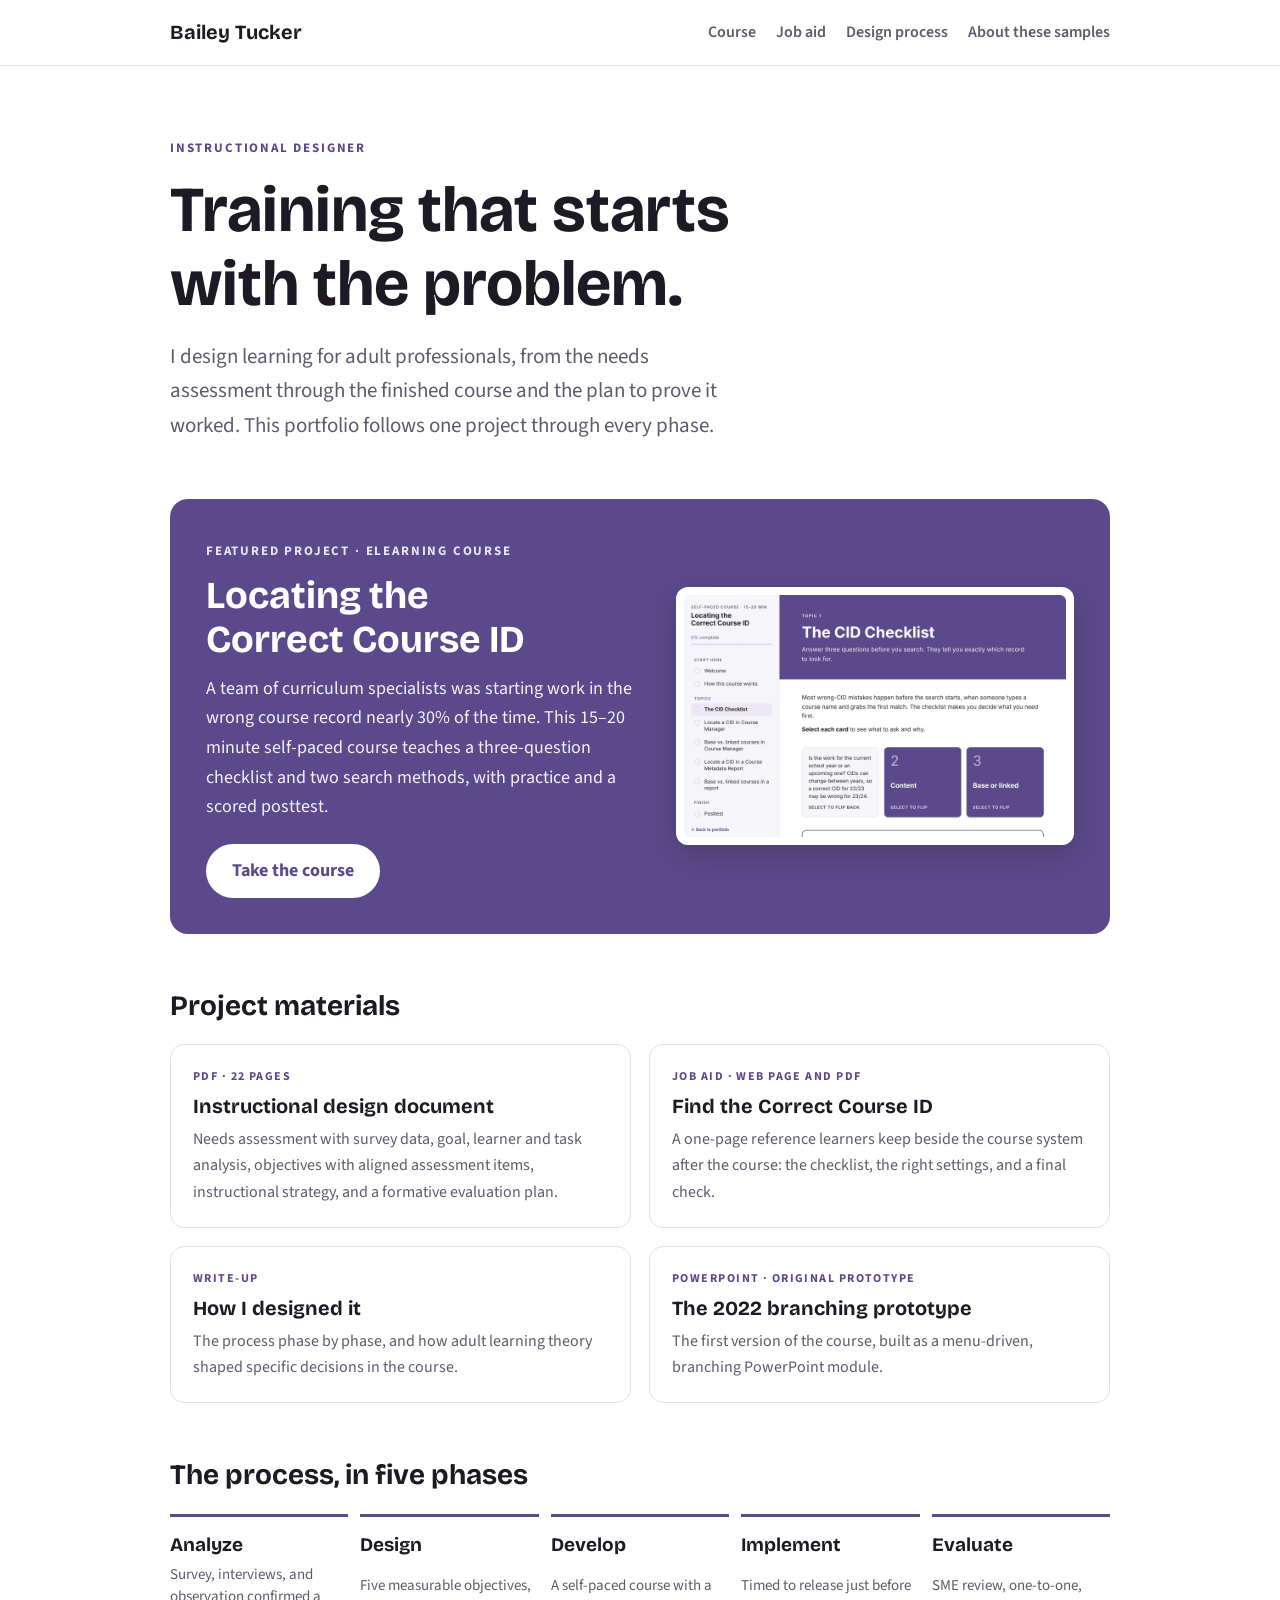
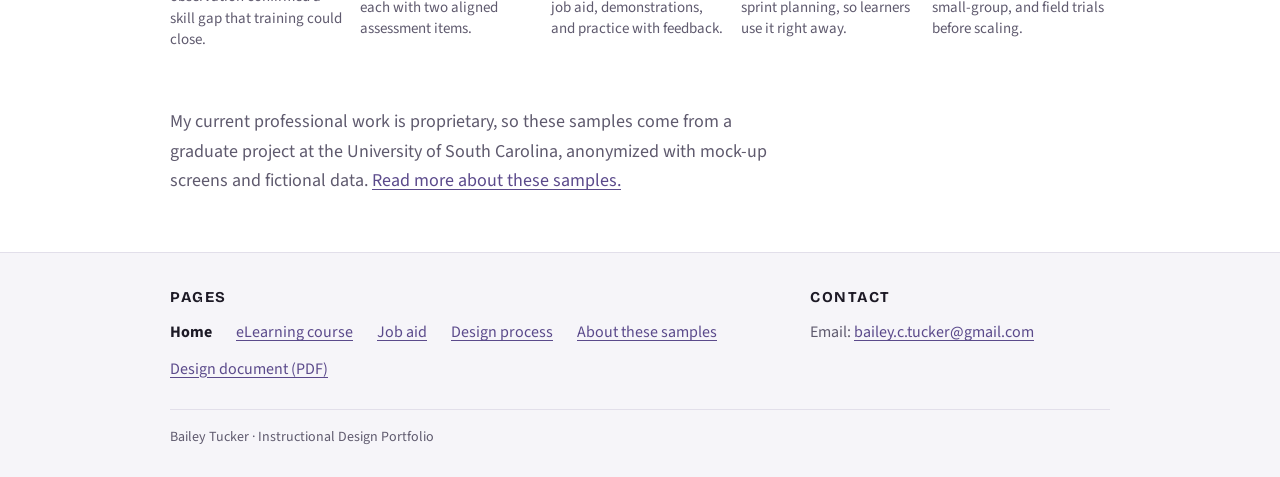
<file: index.html>
<!doctype html>
<html lang="en">
<head>
<meta charset="utf-8">
<meta name="viewport" content="width=device-width, initial-scale=1, viewport-fit=cover">
<title>Bailey Tucker | Instructional Design Portfolio</title>
<meta name="description" content="Instructional design portfolio of Bailey Tucker: a complete design project from needs assessment to a working eLearning course and evaluation plan.">
<link rel="preconnect" href="https://fonts.googleapis.com">
<link rel="preconnect" href="https://fonts.gstatic.com" crossorigin>
<link rel="stylesheet" href="https://fonts.googleapis.com/css2?family=Bricolage+Grotesque:opsz,wght@12..96,500;12..96,700&family=Source+Sans+3:ital,wght@0,400;0,600;0,700;1,400&display=swap">
<link rel="stylesheet" href="assets/site.css">
</head>
<body>
<a class="skip" href="#main">Skip to main content</a>
<header class="top"><div class="wrap"><a class="name" href="./">Bailey Tucker</a><nav aria-label="Site">
<a href="course/">Course</a>
<a href="job-aid.html">Job aid</a>
<a href="design-process.html">Design process</a>
<a href="work-samples-note.html">About these samples</a>
</nav></div></header>

<main id="main" tabindex="-1">
  <section class="wrap hero">
    <small>Instructional Designer</small>
    <h1>Training that starts with the problem.</h1>
    <p>I design learning for adult professionals, from the needs assessment through the finished course and the plan to prove it worked. This portfolio follows one project through every phase.</p>
  </section>

  <section class="wrap">
    <div class="feature">
      <div>
        <small>Featured project · eLearning course</small>
        <h2>Locating the Correct Course ID</h2>
        <p>A team of curriculum specialists was starting work in the wrong course record nearly 30% of the time. This 15–20 minute self-paced course teaches a three-question checklist and two search methods, with practice and a scored posttest.</p>
        <a class="btn" href="course/">Take the course</a>
      </div>
      <div class="shot"><img src="assets/course-preview.webp" alt="The course's CID Checklist lesson, showing flip cards and the lesson list" width="1800" height="1140"></div>
    </div>
  </section>

  <section class="wrap section">
    <h2>Project materials</h2>
    <div class="grid">
      <a class="item" href="samples/Tucker_ID_Design_Document_Locating_Course_ID.pdf">
        <span class="kind">PDF · 22 pages</span>
        <h3>Instructional design document</h3>
        <p>Needs assessment with survey data, goal, learner and task analysis, objectives with aligned assessment items, instructional strategy, and a formative evaluation plan.</p>
      </a>
      <a class="item" href="job-aid.html">
        <span class="kind">Job aid · web page and PDF</span>
        <h3>Find the Correct Course ID</h3>
        <p>A one-page reference learners keep beside the course system after the course: the checklist, the right settings, and a final check.</p>
      </a>
      <a class="item" href="design-process.html">
        <span class="kind">Write-up</span>
        <h3>How I designed it</h3>
        <p>The process phase by phase, and how adult learning theory shaped specific decisions in the course.</p>
      </a>
      <a class="item" href="samples/Tucker_eLearning_Prototype_Locating_Course_ID.pptx">
        <span class="kind">PowerPoint · original prototype</span>
        <h3>The 2022 branching prototype</h3>
        <p>The first version of the course, built as a menu-driven, branching PowerPoint module.</p>
      </a>
    </div>
  </section>

  <section class="wrap section" style="padding-top:0">
    <h2>The process, in five phases</h2>
    <ol class="phases">
      <li><b>Analyze</b><span>Survey, interviews, and observation confirmed a skill gap that training could close.</span></li>
      <li><b>Design</b><span>Five measurable objectives, each with two aligned assessment items.</span></li>
      <li><b>Develop</b><span>A self-paced course with a job aid, demonstrations, and practice with feedback.</span></li>
      <li><b>Implement</b><span>Timed to release just before sprint planning, so learners use it right away.</span></li>
      <li><b>Evaluate</b><span>SME review, one-to-one, small-group, and field trials before scaling.</span></li>
    </ol>
  </section>

  <section class="wrap section" style="padding-top:0">
    <p style="max-width:68ch;color:var(--muted);margin:0">My current professional work is proprietary, so these samples come from a graduate project at the University of South Carolina, anonymized with mock-up screens and fictional data. <a href="work-samples-note.html">Read more about these samples.</a></p>
  </section>
</main>

<footer class="site-foot"><div class="wrap foot-grid">
  <nav aria-labelledby="foot-pages"><h2 id="foot-pages" class="foot-h">Pages</h2><ul class="foot-list"><li><a href="./" aria-current="page">Home</a></li><li><a href="course/">eLearning course</a></li><li><a href="job-aid.html">Job aid</a></li><li><a href="design-process.html">Design process</a></li><li><a href="work-samples-note.html">About these samples</a></li><li><a href="samples/Tucker_ID_Design_Document_Locating_Course_ID.pdf">Design document (PDF)</a></li></ul></nav>
  <div><h2 class="foot-h">Contact</h2><p class="foot-contact">Email: <a href="mailto:bailey.c.tucker@gmail.com">bailey.c.tucker@gmail.com</a></p></div>
  <p class="foot-copy">Bailey Tucker · Instructional Design Portfolio</p>
</div></footer>
</body>
</html>
</file>
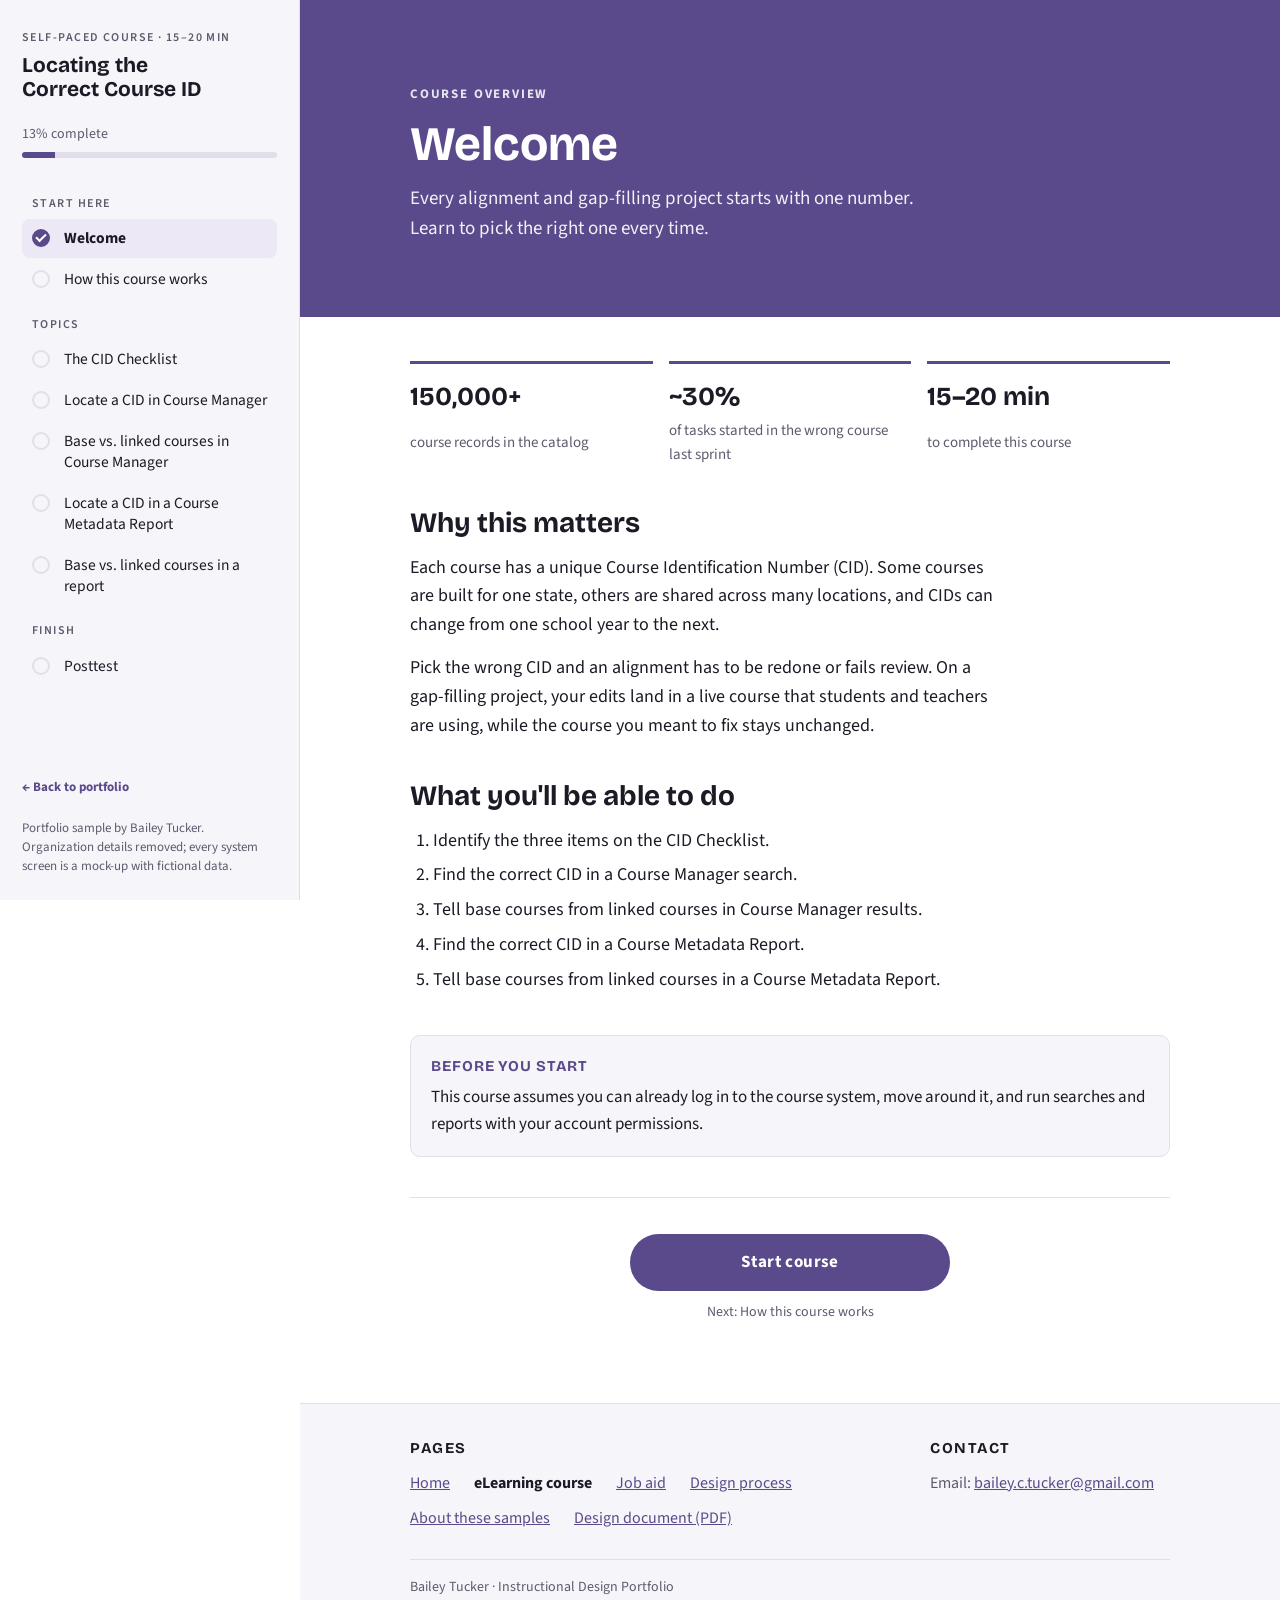
<file: course/index.html>
<!doctype html>
<html lang="en">
<head>
<meta charset="utf-8">
<meta name="viewport" content="width=device-width, initial-scale=1, viewport-fit=cover">
<meta name="description" content="A self-paced eLearning course on finding the correct course ID. Instructional design portfolio sample by Bailey Tucker.">
<style>:root{padding-top:env(safe-area-inset-top,0px);padding-bottom:env(safe-area-inset-bottom,0px)}body{margin:0}img{max-width:100%}[hidden]{display:none!important}</style>
<title>Locating the Correct Course ID</title>
<link rel="preconnect" href="https://fonts.googleapis.com">
<link rel="preconnect" href="https://fonts.gstatic.com" crossorigin>
<link rel="stylesheet" href="https://fonts.googleapis.com/css2?family=Bricolage+Grotesque:opsz,wght@12..96,500;12..96,700&family=Source+Sans+3:ital,wght@0,400;0,600;0,700;1,400&family=IBM+Plex+Mono:wght@500&display=swap">
<style>
/* Layout: Rise-style course shell. Fixed lesson sidebar + one centered reading column of stacked blocks; sidebar becomes a slide-over drawer on phones. */
:root{
  --bg:#ffffff; --panel:#f6f5f9; --line:#e2dfea; --fg:#1d1a26; --muted:#5f5a6e;
  --accent:#5b4a8b; --accent-ink:#ffffff; --accent-soft:#ece8f5;
  --good:#1f7a4d; --good-soft:#e5f3ec; --bad:#b3261e; --bad-soft:#fbe9e7;
  --shot:#ffffff;
  --display:"Bricolage Grotesque", "Segoe UI", system-ui, sans-serif;
  --body:"Source Sans 3", "Segoe UI", system-ui, sans-serif;
  --mono:"IBM Plex Mono", ui-monospace, Menlo, Consolas, monospace;
  --side:300px;
}
@media (prefers-color-scheme: dark){:root:not([data-theme="light"]){
  --bg:#16141c; --panel:#1f1c27; --line:#33303f; --fg:#ece9f3; --muted:#a8a2b8;
  --accent:#a998dc; --accent-ink:#16141c; --accent-soft:#2b2640;
  --good:#5cc995; --good-soft:#163126; --bad:#f2867c; --bad-soft:#3a1d1b; --shot:#f4f3f7; color-scheme:dark}}
:root[data-theme="dark"]{
  --bg:#16141c; --panel:#1f1c27; --line:#33303f; --fg:#ece9f3; --muted:#a8a2b8;
  --accent:#a998dc; --accent-ink:#16141c; --accent-soft:#2b2640;
  --good:#5cc995; --good-soft:#163126; --bad:#f2867c; --bad-soft:#3a1d1b; --shot:#f4f3f7; color-scheme:dark}
*{box-sizing:border-box}
html,body{height:100%}
body{background:var(--bg);color:var(--fg);font:400 18px/1.6 var(--body);-webkit-font-smoothing:antialiased}
body::before{content:"";position:fixed;inset:0 0 auto;height:env(safe-area-inset-top,0px);z-index:30;background:var(--bg)}
button{font:inherit;color:inherit;cursor:pointer}
:focus-visible{outline:3px solid var(--accent);outline-offset:2px;border-radius:4px}
h1,h2,h3{font-family:var(--display);text-wrap:balance;line-height:1.15;margin:0}
p{margin:0}
.cid{font-family:var(--mono);font-size:.9em;background:var(--accent-soft);color:var(--fg);padding:.05em .4em;border-radius:4px;white-space:nowrap}

/* shell */
.shell{display:grid;grid-template-columns:var(--side) minmax(0,1fr);min-height:100%}
aside{position:sticky;top:env(safe-area-inset-top,0px);height:100vh;overflow-y:auto;background:var(--panel);border-right:1px solid var(--line);
  padding-block:28px 24px;padding-left:max(22px,env(safe-area-inset-left,0px));padding-right:22px;display:flex;flex-direction:column;gap:22px}
.brand small{display:block;font-size:12px;letter-spacing:.12em;text-transform:uppercase;color:var(--muted);font-weight:600;margin-bottom:6px}
.brand h2{font-size:21px}
.prog{display:grid;gap:6px;font-size:14px;color:var(--muted)}
.bar{height:6px;border-radius:3px;background:var(--line);overflow:hidden}
.bar i{display:block;height:100%;width:0;background:var(--accent);transition:width .4s}
nav ol{list-style:none;margin:0;padding:0;display:grid;gap:2px}
nav button{width:100%;text-align:left;background:none;border:0;padding:9px 10px;border-radius:8px;display:grid;grid-template-columns:22px 1fr;gap:10px;align-items:start;font-size:15.5px;line-height:1.35;color:var(--fg)}
nav button:hover{background:var(--accent-soft)}
nav button[aria-current="page"]{background:var(--accent-soft);font-weight:700}
nav .dot{width:18px;height:18px;margin-top:1px;border-radius:50%;border:2px solid var(--line);display:grid;place-items:center}
nav .done .dot{background:var(--accent);border-color:var(--accent)}
nav .done .dot::after{content:"";width:8px;height:4px;border:2px solid var(--accent-ink);border-top:0;border-right:0;transform:rotate(-45deg) translate(1px,-1px)}
nav .sec{font-size:12px;letter-spacing:.12em;text-transform:uppercase;color:var(--muted);font-weight:600;padding:14px 10px 4px}
.foot{margin-top:auto;font-size:13px;color:var(--muted);line-height:1.45}

main{min-width:0}
.topbar{display:none}
.lhead{background:var(--accent);color:var(--accent-ink);padding-block:56px 48px;padding-left:max(16px,env(safe-area-inset-left,0px));padding-right:max(16px,env(safe-area-inset-right,0px))}
.lhead .in{max-width:760px;margin:0 auto;display:grid;gap:12px}
.lhead small{font-size:13px;letter-spacing:.14em;text-transform:uppercase;font-weight:700;opacity:.85}
.lhead h1{font-size:clamp(32px,4.4vw,48px);font-weight:700}
.lhead p{font-size:19px;opacity:.92;max-width:60ch}
.body{padding-block:44px 80px;padding-left:max(16px,env(safe-area-inset-left,0px));padding-right:max(16px,env(safe-area-inset-right,0px))}
.col{max-width:760px;margin:0 auto;display:grid;gap:40px}
.col > p, .tx p{max-width:66ch}
.tx{display:grid;gap:14px}
.tx h2{font-size:28px}
.tx h3{font-size:21px}
.tx ul,.tx ol{margin:0;padding-left:1.25em;display:grid;gap:6px}
.note{background:var(--panel);border:1px solid var(--line);border-radius:10px;padding:18px 20px;display:grid;gap:6px;font-size:17px}
.note b{font-family:var(--display);font-size:15px;letter-spacing:.06em;text-transform:uppercase;color:var(--accent)}
figure{margin:0;display:grid;gap:8px}
.shot{background:var(--shot);border:1px solid var(--line);border-radius:10px;padding:10px;overflow:hidden}
.shot img{display:block;width:100%;height:auto;border-radius:4px}
figcaption{font-size:14.5px;color:var(--muted)}
.btnrow{display:flex;gap:12px;flex-wrap:wrap;align-items:center}
.btn{background:var(--accent);color:var(--accent-ink);border:0;border-radius:999px;padding:12px 26px;font-weight:700;font-size:16px;letter-spacing:.02em}
.btn:disabled{opacity:.45;cursor:not-allowed}
.btn.ghost{background:transparent;color:var(--accent);border:2px solid var(--accent);padding:10px 22px}
.cont{display:grid;justify-items:center;gap:10px;border-top:1px solid var(--line);padding-top:36px}
.cont .btn{min-width:min(320px,100%);padding:15px 28px;font-size:17px}
.cont small{color:var(--muted);font-size:14px}

/* flashcards */
.cards{display:grid;grid-template-columns:repeat(3,minmax(0,1fr));gap:16px}
.card{perspective:900px;border:0;background:none;padding:0;min-height:220px;text-align:left}
.card .face{position:absolute;inset:0;border-radius:12px;padding:20px;display:grid;align-content:space-between;gap:10px;backface-visibility:hidden;transition:transform .5s}
.card .inner{position:relative;height:100%;min-height:220px}
.card .front{background:var(--accent);color:var(--accent-ink)}
.card .front .n{font-family:var(--display);font-size:44px;line-height:1;opacity:.6}
.card .face{text-align:left}
.card .inner{display:block}
.card .front .ct{display:block;font-family:var(--display);font-size:21px;font-weight:700;line-height:1.15}
.card .back{background:var(--panel);border:1px solid var(--line);transform:rotateY(180deg);font-size:16px;line-height:1.5}
.card .hint{font-size:13px;letter-spacing:.08em;text-transform:uppercase;font-weight:700;opacity:.8}
.card.flip .front{transform:rotateY(-180deg)}
.card.flip .back{transform:rotateY(0)}

/* accordion & tabs */
.acc{border-top:1px solid var(--line)}
.acc details{border-bottom:1px solid var(--line)}
.acc summary{list-style:none;cursor:pointer;padding:16px 4px;font-weight:700;display:flex;justify-content:space-between;gap:12px}
.acc summary::-webkit-details-marker{display:none}
.acc summary::after{content:"+";font-family:var(--display);font-size:24px;line-height:1;color:var(--accent)}
.acc details[open] summary::after{content:"\2212"}
.acc .ab{padding:0 4px 18px;display:grid;gap:10px}
.tabs .tl{display:flex;gap:4px;border-bottom:2px solid var(--line);overflow-x:auto}
.tabs .tl button{background:none;border:0;padding:12px 18px;font-weight:700;color:var(--muted);border-bottom:3px solid transparent;margin-bottom:-2px;white-space:nowrap}
.tabs .tl button[aria-selected="true"]{color:var(--accent);border-color:var(--accent)}
.tabs .tp{padding-top:20px;display:grid;gap:14px}

/* process */
.proc{background:var(--panel);border:1px solid var(--line);border-radius:12px;padding:24px;display:grid;gap:18px}
.proc .ptop{display:flex;justify-content:space-between;align-items:center;gap:12px;font-size:14px;color:var(--muted);font-weight:600}
.proc .pips{display:flex;gap:6px}
.proc .pips i{width:26px;height:5px;border-radius:3px;background:var(--line)}
.proc .pips i.on{background:var(--accent)}
.proc .pt{font-family:var(--display);font-size:22px;font-weight:700;line-height:1.15}
.proc .pb{display:grid;gap:12px;min-height:120px}
.proc .pnav{display:flex;justify-content:space-between;gap:12px}

/* video */
.video{position:relative;border-radius:12px;overflow:hidden;border:1px solid var(--line);background:var(--shot)}
.video img{display:block;width:100%;max-height:340px;object-fit:cover;object-position:top;filter:blur(1.5px) saturate(.6);opacity:.55}
.video .ov{position:absolute;inset:0;display:grid;place-items:center;padding:16px}
.video .vc{background:rgba(29,26,38,.9);color:#fff;border-radius:12px;padding:18px 22px;display:grid;grid-template-columns:auto 1fr;gap:16px;align-items:center;max-width:460px}
.video .play{width:52px;height:52px;border-radius:50%;background:#fff;display:grid;place-items:center}
.video .play::after{content:"";border-left:16px solid #5b4a8b;border-top:10px solid transparent;border-bottom:10px solid transparent;margin-left:4px}
.video .vc b{font-family:var(--display);font-size:18px;display:block}
.video .vc div span{font-size:14px;opacity:.8;line-height:1.4;display:block}

/* knowledge check */
.kc{border:2px solid var(--accent);border-radius:14px;padding:26px;display:grid;gap:16px}
.kc .eyebrow{font-size:13px;letter-spacing:.12em;text-transform:uppercase;font-weight:700;color:var(--accent)}
.kc .q{font-size:20px;font-weight:600;line-height:1.4}
.opts{display:grid;gap:10px}
.opt{display:grid;grid-template-columns:22px 1fr;gap:12px;align-items:center;text-align:left;background:var(--bg);border:1.5px solid var(--line);border-radius:10px;padding:12px 16px}
.opt:hover{border-color:var(--accent)}
.opt .r{width:20px;height:20px;border-radius:50%;border:2px solid var(--muted)}
.opt[aria-checked="true"]{border-color:var(--accent);background:var(--accent-soft)}
.opt[aria-checked="true"] .r{border:6px solid var(--accent)}
.opt.right{border-color:var(--good);background:var(--good-soft)}
.opt.wrong{border-color:var(--bad);background:var(--bad-soft)}
.opt:disabled{cursor:default}
.fb{border-radius:10px;padding:16px 18px;display:grid;gap:6px}
.fb.ok{background:var(--good-soft);border-left:5px solid var(--good)}
.fb.no{background:var(--bad-soft);border-left:5px solid var(--bad)}
.fb b{font-family:var(--display);font-size:18px}
.ex{display:grid;gap:8px}
.ex > span{font-size:13px;letter-spacing:.1em;text-transform:uppercase;font-weight:700;color:var(--muted)}
.tw{overflow-x:auto;border:1px solid var(--line);border-radius:10px}
table{border-collapse:collapse;width:100%;font-size:15.5px;font-variant-numeric:tabular-nums}
th{background:var(--panel);text-align:left;padding:10px 12px;font-weight:700;white-space:nowrap}
td{padding:9px 12px;border-top:1px solid var(--line)}
td.m{font-family:var(--mono);font-size:14.5px}

/* cover */
.cover .lhead{padding-block:84px 72px}
.facts{display:grid;grid-template-columns:repeat(3,minmax(0,1fr));gap:16px}
.fact{border-top:3px solid var(--accent);padding-top:12px;display:grid;gap:2px}
.fact b{font-family:var(--display);font-size:26px}
.fact span{color:var(--muted);font-size:15px}
.map{list-style:none;margin:0;padding:0;display:grid;gap:10px;counter-reset:m}
.map li{display:grid;grid-template-columns:44px 1fr;gap:14px;align-items:center;padding:12px 14px;border:1px solid var(--line);border-radius:10px}
.map li::before{counter-increment:m;content:counter(m);font-family:var(--display);font-weight:700;font-size:22px;color:var(--accent);text-align:center}

/* quiz */
.qhead{display:flex;justify-content:space-between;align-items:center;gap:12px;color:var(--muted);font-size:14px;font-weight:600}
.score{display:grid;justify-items:center;text-align:center;gap:12px;padding:20px 0}
.ring{width:150px;height:150px;border-radius:50%;display:grid;place-items:center;background:conic-gradient(var(--accent) calc(var(--p)*1%), var(--line) 0)}
.ring b{width:118px;height:118px;border-radius:50%;background:var(--bg);display:grid;place-items:center;font-family:var(--display);font-size:38px}
.objres{width:100%;display:grid;gap:8px;text-align:left}
.objres div{display:flex;justify-content:space-between;gap:12px;border-bottom:1px solid var(--line);padding:8px 2px;font-size:16px}

@media (max-width:860px){
  .shell{grid-template-columns:minmax(0,1fr)}
  aside{position:fixed;inset:0 auto 0 0;width:min(320px,86vw);height:100%;z-index:40;transform:translateX(-102%);transition:transform .25s;box-shadow:0 0 40px rgba(0,0,0,.25);padding-top:calc(24px + env(safe-area-inset-top,0px))}
  body.menu aside{transform:none}
  .scrim{position:fixed;inset:0;background:rgba(0,0,0,.35);z-index:35}
  .topbar{display:flex;align-items:center;justify-content:space-between;gap:12px;position:sticky;top:env(safe-area-inset-top,0px);z-index:20;background:var(--bg);border-bottom:1px solid var(--line);padding-block:10px;padding-left:max(16px,env(safe-area-inset-left,0px));padding-right:max(16px,env(safe-area-inset-right,0px));font-size:15px;font-weight:700}
  .topbar button{background:var(--accent-soft);border:0;border-radius:8px;padding:8px 14px;font-weight:700}
  .cards,.facts{grid-template-columns:minmax(0,1fr)}
  .card,.card .inner{min-height:190px}
  .lhead{padding-block:40px 34px}
  body{font-size:17px}
}
/* site footer (matches assets/site.css): pages, then contact */
.site-foot{border-top:1px solid var(--line);background:var(--panel);color:var(--muted);font-size:16px;padding-left:max(16px,env(safe-area-inset-left,0px));padding-right:max(16px,env(safe-area-inset-right,0px))}
.foot-in{max-width:760px;margin:0 auto}
.foot-grid{display:grid;grid-template-columns:minmax(0,2fr) minmax(0,1fr);gap:24px 40px;padding-block:36px 28px}
.foot-h{font-family:var(--display);font-size:15px;letter-spacing:.1em;text-transform:uppercase;color:var(--fg);margin:0 0 10px}
.foot-list{list-style:none;margin:0;padding:0;display:flex;flex-wrap:wrap;gap:4px 24px}
.foot-list a,.foot-contact a{display:inline-block;padding-block:3px;min-height:24px;color:var(--accent)}
.foot-list a[aria-current="page"]{color:var(--fg);font-weight:700;text-decoration:none}
.foot-contact{margin:0;overflow-wrap:anywhere}
.foot-copy{grid-column:1/-1;margin:0;border-top:1px solid var(--line);padding-top:16px;font-size:14px}
@media (max-width:860px){.foot-grid{grid-template-columns:minmax(0,1fr)}}
/* accessibility helpers */
.sr{position:absolute!important;width:1px;height:1px;padding:0;margin:-1px;overflow:hidden;clip:rect(0,0,0,0);white-space:nowrap;border:0}
.skip{position:absolute;left:12px;top:-100px;z-index:50;background:var(--accent);color:var(--accent-ink);padding:10px 16px;border-radius:8px;font-weight:700;text-decoration:none}
.skip:focus{top:calc(12px + env(safe-area-inset-top,0px))}
#view:focus,.lhead h1:focus,.fb:focus,.q:focus,.score h2:focus{outline:none}
.foot a{display:inline-block;padding:4px 0;min-height:24px}
.tv{font-size:15.5px}
.tv summary{cursor:pointer;color:var(--accent);font-weight:700;padding:6px 0;min-height:24px}
.tv .tw{margin-top:8px}
.card .face p{margin:0}
@media (max-width:860px){html{scroll-padding-top:64px}}
/* Windows Contrast themes (forced colors): background fills are dropped, so give filled controls a visible edge.
   No effect for anyone not using a Contrast theme. */
@media (forced-colors: active){
  .btn,.skip,.topbar button,.card .front{border:2px solid ButtonText}
  .btn:disabled{border-color:GrayText;color:GrayText}
  nav button[aria-current="page"]{outline:2px solid Highlight;outline-offset:-2px}
  .bar{border:1px solid CanvasText}
  .bar i,.proc .pips i.on{forced-color-adjust:none;background:Highlight}
  .proc .pips i{border:1px solid CanvasText}
}
@media (prefers-reduced-motion:reduce){*{transition:none!important}}
</style>

</head>
<body>
<a class="skip" href="#view">Skip to lesson content</a>
<div class="shell">
  <aside id="side" aria-label="Course outline">
    <div class="brand"><small>Self-paced course · 15–20 min</small><h2>Locating the Correct Course ID</h2></div>
    <div class="prog"><span id="progtxt">0% complete</span><div class="bar" aria-hidden="true"><i id="progbar"></i></div></div>
    <nav aria-label="Lessons"><ol id="nav"></ol></nav>
    <div class="foot"><a href="../" style="color:var(--accent);font-weight:700;text-decoration:none">&larr; Back to portfolio</a><br><br>Portfolio sample by Bailey Tucker. Organization details removed; every system screen is a mock-up with fictional data.</div>
  </aside>
  <main>
    <div class="topbar"><span id="tbtitle">Locating the Correct Course ID</span><button id="menubtn" aria-controls="side" aria-expanded="false">Lessons</button></div>
    <div id="view" tabindex="-1"></div>
    <footer class="site-foot"><div class="foot-in foot-grid">
  <nav aria-labelledby="foot-pages"><h2 id="foot-pages" class="foot-h">Pages</h2><ul class="foot-list"><li><a href="../">Home</a></li><li><a href="../course/" aria-current="page">eLearning course</a></li><li><a href="../job-aid.html">Job aid</a></li><li><a href="../design-process.html">Design process</a></li><li><a href="../work-samples-note.html">About these samples</a></li><li><a href="../samples/Tucker_ID_Design_Document_Locating_Course_ID.pdf">Design document (PDF)</a></li></ul></nav>
  <div><h2 class="foot-h">Contact</h2><p class="foot-contact">Email: <a href="mailto:bailey.c.tucker@gmail.com">bailey.c.tucker@gmail.com</a></p></div>
  <p class="foot-copy">Bailey Tucker · Instructional Design Portfolio</p>
</div></footer>
  </main>
</div>

<script>
let UID=0; const uid=p=>`${p}${++UID}`;
const IMG = n => `img/${n}.webp`;
// Text versions of the mock-up screens (same fictional data as the images), so every exhibit can be read without seeing it.
const EXDATA = {"cm_math6_full": {"h": ["ID", "Name", "Base Course ID", "Management Description"], "r": [["345", "Connected Math 6 A", "789", "Physical, Standard C, Non-Standard M"], ["456", "Connected Math 6 B", "901", "Physical, Standard C, Non-Standard M"], ["789", "Essential Math 6 A", "", "Physical, Standard C, Standard M"], ["901", "Essential Math 6 B", "", "Physical, Standard C, Standard M"], ["432", "Math 6 A", "", "Physical, Standard C, Standard M"], ["678", "Math 6 B", "", "Physical, Standard C, Standard M"]]}, "cm_math6_base": {"h": ["ID", "Name", "Base Course ID", "Management Description"], "r": [["345", "Connected Math 6 A", "789", "Physical, Standard C, Non-Standard M"], ["456", "Connected Math 6 B", "901", "Physical, Standard C, Non-Standard M"], ["789", "Essential Math 6 A", "", "Physical, Standard C, Standard M"], ["901", "Essential Math 6 B", "", "Physical, Standard C, Standard M"], ["432", "Math 6 A", "", "Physical, Standard C, Standard M"], ["678", "Math 6 B", "", "Physical, Standard C, Standard M"]]}, "cm_math6_linked": {"h": ["ID", "Name", "Base Course ID", "Management Description"], "r": [["345", "Connected Math 6 A", "789", "Physical, Standard C, Non-Standard M"], ["456", "Connected Math 6 B", "901", "Physical, Standard C, Non-Standard M"], ["789", "Essential Math 6 A", "", "Physical, Standard C, Standard M"], ["901", "Essential Math 6 B", "", "Physical, Standard C, Standard M"], ["432", "Math 6 A", "", "Physical, Standard C, Standard M"], ["678", "Math 6 B", "", "Physical, Standard C, Standard M"]]}, "cm_amgov": {"h": ["ID", "Name", "Base Course ID", "Management Description"], "r": [["149715", "23/24 Honors American Government B", "", "Standard C, Standard M, National"], ["149725", "23/24 Honors American Government B", "149715", "Standard C, Standard M, School 03"], ["149726", "23/24 Honors American Government B", "149715", "Standard C, Standard M, School 05"], ["140627", "23/24 American Government", "", "Standard C, Standard M, National"], ["149549", "23/24 American Government", "140627", "Standard C, Standard M, School 01"], ["149550", "23/24 American Government", "140627", "Standard C, Standard M, School 02"], ["149551", "23/24 American Government", "140627", "Standard C, Standard M, School 03"], ["149552", "23/24 American Government", "140627", "Standard C, Standard M, School 04"], ["149553", "23/24 American Government", "140627", "Standard C, Standard M, School 05"], ["149554", "23/24 American Government", "140627", "Standard C, Standard M, School 06"], ["149555", "23/24 American Government", "140627", "Standard C, Standard M, School 07"], ["149556", "23/24 American Government", "140627", "Standard C, Standard M, School 08"], ["141123", "23/24 American Government (AR)", "", "Standard C, Standard M, National, AR"], ["140998", "23/24 American Government (NV)", "", "Standard C, Standard M, NV"], ["140995", "23/24 American Government (CA)", "", "Standard C, Standard M, Multiple"], ["140507", "23/24 American Government (FL)", "", "Standard C, Standard M, National"], ["148953", "23/24 American Government (FL)", "140507", "Standard C, Standard M, Coastal"]]}, "cmr_tx": {"h": ["Course ID", "Name", "Display Name", "Base Course ID", "Management Description"], "r": [["583", "22/23 P: Texas State History 7 A", "Texas State History 7 A", "", "Standard C, Standard M, TX"], ["587", "22/23 P: Texas State History 7 A", "Texas State History 7 A", "583", "Standard C, Standard M, School 11"], ["584", "22/23 P: Texas State History 7 B", "Texas State History 7 B", "", "Standard C, Standard M, TX"], ["586", "22/23 P: Texas State History 7 B", "Texas State History 7 B", "584", "Standard C, Standard M, School 11"], ["765", "Alabama State History 4", "Alabama State History 4", "", "Standard C, Standard M, AL"], ["905", "Alabama State History 4", "Alabama State History 4", "765", "Standard C, Standard M, School 02"], ["894", "Arizona State History 3", "Arizona State History", "", "Standard C, Standard M, AZ"]]}, "cmr_geo": {"h": ["Course ID", "Name", "Display Name", "Base Course ID", "Management Description"], "r": [["149445", "Geography and Society", "Geography and Society", "126201", "Standard C, Non-Standard M, National"], ["141140", "23/24 Geography and Society (UT)", "Geography and Society", "", "Standard C, Standard M, National, UT"], ["140244", "23/24 Geography and Society (TX)", "Geography and Society", "", "Standard C, Standard M, National, TX"], ["141132", "23/24 Geography and Society (MN)", "Geography and Society", "", "Standard C, Standard M, National"], ["149146", "23/24 Geography and Society (MN)", "Geography and Society", "141132", "Standard C, Standard M, School 09"], ["140923", "23/24 Geography and Society (AR)", "Geography and Society", "", "Standard C, Standard M, National, AR"], ["149418", "23/24 Geography and Society", "Geography and Society", "", "Standard C, Standard M, National"], ["149419", "23/24 Geography and Society", "Geography and Society", "149418", "Standard C, Standard M, School 01"], ["149420", "23/24 Geography and Society", "Geography and Society", "149418", "Standard C, Standard M, School 02"], ["149421", "23/24 Geography and Society", "Geography and Society", "149418", "Standard C, Standard M, School 03"], ["149422", "23/24 Geography and Society", "Geography and Society", "149418", "Standard C, Standard M, School 04"], ["149423", "23/24 Geography and Society", "Geography and Society", "149418", "Standard C, Standard M, School 05"], ["149424", "23/24 Geography and Society", "Geography and Society", "149418", "Standard C, Standard M, School 06"], ["149425", "23/24 Geography and Society", "Geography and Society", "149418", "Standard C, Standard M, School 07"], ["149426", "23/24 Geography and Society", "Geography and Society", "149418", "Standard C, Standard M, School 08"], ["149427", "23/24 Geography and Society", "Geography and Society", "149418", "Standard C, Standard M, School 09"]]}};
const tableHTML = (head, rows, label) => `<div class="tw" tabindex="0" role="region" aria-label="${label}"><table><caption class="sr">${label}</caption><tr>${head.map(h=>`<th scope="col">${h}</th>`).join('')}</tr>${rows.map(r=>`<tr>${r.map((c,j)=>`<td class="${/ID/.test(head[j])?'m':''}">${c||'<span class="sr">blank</span>'}</td>`).join('')}</tr>`).join('')}</table></div>`;
const textVersion = (name, label) => EXDATA[name] ? `<details class="tv"><summary>Text version of this screen</summary>${tableHTML(EXDATA[name].h, EXDATA[name].r, label)}</details>` : '';
const C = s => `<span class="cid">${s}</span>`;

const LESSONS = [
 {id:'welcome', sec:'Start here', title:'Welcome', kicker:'Course overview',
  sub:'Every alignment and gap-filling project starts with one number. Learn to pick the right one every time.', cover:true, blocks:[
  {t:'facts', items:[['150,000+','course records in the catalog'],['~30%','of tasks started in the wrong course last sprint'],['15–20 min','to complete this course']]},
  {t:'text', html:`<h2>Why this matters</h2><p>Each course has a unique Course Identification Number (CID). Some courses are built for one state, others are shared across many locations, and CIDs can change from one school year to the next.</p><p>Pick the wrong CID and an alignment has to be redone or fails review. On a gap-filling project, your edits land in a live course that students and teachers are using, while the course you meant to fix stays unchanged.</p>`},
  {t:'text', html:`<h2>What you'll be able to do</h2><ol><li>Identify the three items on the CID Checklist.</li><li>Find the correct CID in a Course Manager search.</li><li>Tell base courses from linked courses in Course Manager results.</li><li>Find the correct CID in a Course Metadata Report.</li><li>Tell base courses from linked courses in a Course Metadata Report.</li></ol>`},
  {t:'note', title:'Before you start', html:`This course assumes you can already log in to the course system, move around it, and run searches and reports with your account permissions.`},
 ]},
 {id:'map', sec:'Start here', title:'How this course works', kicker:'Course map',
  sub:'Five short topics. Each one teaches a step, shows it in a demo, then lets you try it.', blocks:[
  {t:'text', html:`<p>The topics build on each other. The checklist comes first because you'll use it in every search. Then you'll practice the same pattern twice: first in the simpler Course Manager, then in the larger Course Metadata Report.</p>`},
  {t:'map', items:['The CID Checklist','Locate a CID in Course Manager','Base vs. linked courses in Course Manager','Locate a CID in a Course Metadata Report','Base vs. linked courses in a Course Metadata Report']},
  {t:'note', title:'Getting around', html:`Use the lesson list to jump to any topic or come back later for a refresher. Each topic ends with a practice question that gives you feedback right away. When you finish all five, take the 10-question posttest.`},
 ]},
 {id:'checklist', sec:'Topics', title:'The CID Checklist', kicker:'Topic 1',
  sub:'Answer three questions before you search. They tell you exactly which record to look for.', blocks:[
  {t:'text', html:`<p>Most wrong-CID mistakes happen before the search starts, when someone types a course name and grabs the first match. The checklist makes you decide what you need first.</p><p><strong>Select each card</strong> to see what to ask and why.</p>`},
  {t:'cards', items:[
    ['1','School year','Is the work for the current school year or an upcoming one? CIDs can change between years, so a correct CID for 22/23 may be wrong for 23/24.'],
    ['2','Content','Where does the course content come from: company-built, vendor, legacy, or new curriculum? This tells you which family of courses to search.'],
    ['3','Base or linked','Does the project need the base course, a linked school copy, or a state-specific base course? Editing the wrong one changes the wrong students’ course.']]},
  {t:'note', title:'Keep it handy', html:`The <a href="../job-aid.html">one-page job aid</a> has this checklist plus the search settings from the next topics. Print it or keep it open while you work.`},
  {t:'kc', id:'k1', q:'Which list matches the CID Checklist?', opts:['School year, content, and new course','School year, content, and retired course','School year, content, and base or linked course','Imported, content, and base or linked course'], a:2,
   ok:'The checklist covers school year, content source, and whether you need a base or linked course.', no:'Look at the three cards again. One item is about how a course relates to its copies.'},
 ]},
 {id:'cm-locate', sec:'Topics', title:'Locate a CID in Course Manager', kicker:'Topic 2',
  sub:'Set the search up correctly and the right record is easy to spot.', blocks:[
  {t:'text', html:`<p>Course Manager searches the full catalog. Most mistakes come from fields that were changed when they should have been left alone. Step through the search fields below.</p>`},
  {t:'process', label:'Course Manager search fields, step by step', steps:[
    ['Search Text','Enter all or part of the course name or display name. It works like any search bar.'],
    ['Curriculum and Subject Area','Leave both set to <strong>Any</strong>. Narrowing them can quietly filter out the course you need if it’s tagged differently than you expect.'],
    ['School Year','Choose the year from your checklist. Select more than one year if you need to compare.'],
    ['Include Linked Courses?','Check this box so linked school copies appear alongside their base courses.'],
    ['Managed At','Always leave this at the organization root. Any other setting searches the wrong catalog.'],
    ['Available At','<strong>Any location</strong> returns every course for the year. <strong>Specific location</strong> narrows to one school. Courses are tagged to schools, not states, so expand the location tree and pick the school.']]},
  {t:'img', src:'cm_form', alt:'Course Manager search form with Math 6, 2022-2023, linked courses included, and Virtual School 07 selected', cap:'A completed Course Manager search (mock-up).'},
  {t:'video', poster:'cm_math6_full', title:'Watch: finding a CID in Course Manager', dur:'2:42'},
  {t:'kc', id:'k2', q:`Using the results below, which CID is correct for the 23/24 American Government course for Nevada?`, ex:{img:'cm_amgov', label:'Course Manager results: American Government, 2023-2024'}, opts:['140998','141123','156743','121311'], mono:true, a:0,
   ok:`${C('140998')} is the 23/24 American Government course tagged to Nevada. ${C('141123')} is the Arkansas version.`, no:'Scan the Name column for the Nevada (NV) version of the course.'},
 ]},
 {id:'cm-base', sec:'Topics', title:'Base vs. linked courses in Course Manager', kicker:'Topic 3',
  sub:'One column tells you whether you’re looking at the original or a copy.', blocks:[
  {t:'text', html:`<p>A <strong>base course</strong> is the original. A <strong>linked course</strong> is a copy made for a specific school that stays connected to its base. Changes to a base course can flow to every linked copy, so knowing which is which matters.</p>`},
  {t:'tabs', items:[
    ['Base courses', `<p>If the <strong>Base Course ID</strong> column is <strong>blank</strong>, the course is a base course.</p>`, 'cm_math6_base', 'Base courses 789, 901, 432, and 678 have no Base Course ID'],
    ['Linked courses', `<p>If the <strong>Base Course ID</strong> column shows a CID, the course is <strong>linked</strong> to that base course.</p>`, 'cm_math6_linked', 'Linked courses 345 and 456 point to base courses 789 and 901']]},
  {t:'video', poster:'cm_amgov', title:'Watch: reading base and linked courses', dur:'0:52'},
  {t:'kc', id:'k3', q:'Using the results below, which CID is the national base course for 23/24 American Government?', ex:{img:'cm_amgov', label:'Course Manager results: American Government, 2023-2024'}, opts:['140627','141123','156743','121311'], mono:true, a:0,
   ok:`${C('140627')} has no Base Course ID, and the school copies of 23/24 American Government all point back to it.`, no:'Find the row whose Base Course ID is blank that the school copies point back to.'},
 ]},
 {id:'cmr-locate', sec:'Topics', title:'Locate a CID in a Course Metadata Report', kicker:'Topic 4',
  sub:'When you need many courses at once, run a report and filter it.', blocks:[
  {t:'text', html:`<p>A Course Metadata Report (CMR) exports course records to a spreadsheet. It’s the faster route when you need to compare many courses or locations.</p>`},
  {t:'acc', items:[
    ['Full report', `<p>Set <strong>Available At</strong> to <strong>Any location</strong> to pull every active course at every location for the years you choose. Use it when you’re not sure where a course is offered.</p>`],
    ['Specific-location report', `<p>Choose <strong>Specific location</strong> and select schools to pull only their courses. Use it when your project covers known schools and you want a smaller file.</p>`]]},
  {t:'process', label:'Course Metadata Report settings, step by step', steps:[
    ['School Year(s)','Check every school year you need.'],
    ['Output Type','Leave as <strong>Generate report in Excel</strong>. The inline option adds rich-text and cost data you don’t need for this task.'],
    ['Managed At','Leave at the organization root. The report won’t run otherwise.'],
    ['Available At','Pick <strong>Any location</strong> or a specific location, as decided above.'],
    ['Generate Report','Select <strong>Generate Report</strong> and open the spreadsheet when it’s ready.']]},
  {t:'img', src:'cmr_form_gen', alt:'Course Metadata Report settings with 2023-2024 selected and Generate Report highlighted', cap:'Course Metadata Report settings (mock-up).'},
  {t:'text', html:`<h2>Filter the spreadsheet</h2><p>Turn on filters in the header row, then narrow by <strong>location</strong>, <strong>school year</strong>, <strong>subject</strong>, and <strong>grade</strong> until only the candidates are left. Check them against your checklist.</p>`},
  {t:'video', poster:'cmr_geo', title:'Watch: running and filtering a report', dur:'1:58'},
  {t:'kc', id:'k4', q:'Using the filtered report below, which CID is correct for the 23/24 Economics course for Colorado?', ex:{table:{head:['Course ID','Name','Base Course ID','Management Description'], rows:[['110998','23/24 Economics (NV)','','Standard C, Standard M, NV'],['117486','23/24 Economics (CO)','','Standard C, Standard M, CO'],['116743','23/24 Economics','','Standard C, Standard M, National'],['121311','23/24 Economics','116743','Standard C, Standard M, School 04']]}, label:'Course Metadata Report extract, filtered to Economics'}, opts:['110998','117486','116743','121311'], mono:true, a:1,
   ok:`${C('117486')} is the 23/24 Economics course tagged to Colorado.`, no:'Look for the Colorado (CO) version in the Name and Management Description columns.'},
 ]},
 {id:'cmr-base', sec:'Topics', title:'Base vs. linked courses in a report', kicker:'Topic 5',
  sub:'The same rule works in the spreadsheet: check the Base Course ID column.', blocks:[
  {t:'text', html:`<ul><li>If the <strong>Base Course ID</strong> cell is <strong>blank</strong>, the course is a base course.</li><li>If it shows a CID, the course is <strong>linked</strong> to that base course.</li></ul>`},
  {t:'img', src:'cmr_tx', alt:'Report rows: 583 and 584 are base courses; 587 and 586 are linked to them; 765 and 894 are base courses; 905 links to 765', cap:`In this extract, ${C('587')} links to ${C('583')}, and ${C('586')} links to ${C('584')} (mock-up).`},
  {t:'video', poster:'cmr_tx', title:'Watch: spotting base and linked courses in a report', dur:'0:43'},
  {t:'kc', id:'k5', q:'Using the report below, which CID is the national base course for 23/24 Geography and Society?', ex:{img:'cmr_geo', label:'Course Metadata Report extract: Geography and Society'}, opts:['121311','141123','156743','149418'], mono:true, a:3,
   ok:`${C('149418')} has a blank Base Course ID, and every school copy of 23/24 Geography and Society points to it.`, no:'Find the Base Course ID that repeats down the school copies, then find the row it points to.'},
 ]},
 {id:'posttest', sec:'Finish', title:'Posttest', kicker:'Check your learning',
  sub:'Ten questions, two for each objective. You’ll see your score and which topics to review.', quiz:true, blocks:[]},
];

const QUIZ = [
 {o:1, q:'Which characteristic is NOT part of the CID Checklist?', opts:['School year','Content','Base or linked course','Retired status'], a:3},
 {o:1, q:'True or false: Course content is one of the characteristics on the CID Checklist.', opts:['True','False'], a:0},
 {o:2, q:'Using Exhibit 1, which CID is correct for the 22/23 Math 6 A course at Virtual School 07?', ex:'cm_math6_full', exl:'Exhibit 1: Course Manager results, Math 6', opts:['345','456','432','678'], a:2, mono:true},
 {o:2, q:'Using Exhibit 3, which CID is correct for the 23/24 American Government course for Arkansas?', ex:'cm_amgov', exl:'Exhibit 3: Course Manager results, American Government', opts:['134567','141123','156743','121311'], a:1, mono:true},
 {o:3, q:'Using Exhibit 1, which two courses are linked courses?', ex:'cm_math6_full', exl:'Exhibit 1: Course Manager results, Math 6', opts:['345 and 456','789 and 432','432 and 678','789 and 901'], a:0, mono:true},
 {o:3, q:'True or false: A course with a CID in the Base Course ID column is a base course.', opts:['True','False'], a:1},
 {o:4, q:'Using Exhibit 4, which CID is correct for the 23/24 Geography and Society course for Utah?', ex:'cmr_geo', exl:'Exhibit 4: Course Metadata Report, Geography and Society', opts:['141140','114504','154672','140347'], a:0, mono:true},
 {o:4, q:'Using Exhibit 2, which CIDs are the 22/23 Texas State History 7 A and B base courses?', ex:'cmr_tx', exl:'Exhibit 2: Course Metadata Report, state history', opts:['905 and 765','587 and 586','905 and 894','583 and 584'], a:3, mono:true},
 {o:5, q:'True or false: If the Base Course ID column is blank, the course is a base course.', opts:['True','False'], a:0},
 {o:5, q:'Using Exhibit 2, which course is NOT a linked course?', ex:'cmr_tx', exl:'Exhibit 2: Course Metadata Report, state history', opts:['905','894','586','587'], a:1, mono:true},
];
const OBJ = {1:'The CID Checklist',2:'Locate a CID in Course Manager',3:'Base vs. linked in Course Manager',4:'Locate a CID in a report',5:'Base vs. linked in a report'};

// ---------- state ----------
let S = {cur:0, seen:{}, kc:{}, quiz:null};
try{ const s = JSON.parse(localStorage.getItem('cidcourse')||'null'); if(s) S = Object.assign(S,s); }catch(e){}
const save = () => { try{ localStorage.setItem('cidcourse', JSON.stringify(S)); }catch(e){} };
const done = i => { const L = LESSONS[i]; if(L.quiz) return !!(S.quiz && S.quiz.finished); const k = L.blocks.filter(b=>b.t==='kc'); return k.length ? k.every(b=>S.kc[b.id]) : !!S.seen[L.id]; };

function renderNav(){
  const nav = document.getElementById('nav'); let html='', sec='';
  LESSONS.forEach((L,i)=>{ if(L.sec!==sec){ sec=L.sec; html+=`<li class="sec">${sec}</li>`; }
    html+=`<li class="${done(i)?'done':''}"><button data-go="${i}" ${i===S.cur?'aria-current="page"':''}><span class="dot" aria-hidden="true"></span><span>${done(i)?'<span class="sr">Completed: </span>':''}${L.title}</span></button></li>`; });
  nav.innerHTML = html;
  const pct = Math.round(LESSONS.filter((_,i)=>done(i)).length / LESSONS.length * 100);
  document.getElementById('progtxt').textContent = `${pct}% complete`;
  document.getElementById('progbar').style.width = pct+'%';
}

const opt = (txt,i,mono) => `<button class="opt" role="radio" aria-checked="false" data-i="${i}"><span class="r"></span><span>${mono?C(txt):txt}</span></button>`;
function exhibit(ex){
  if(!ex) return '';
  if(ex.table) return `<div class="ex"><span>${ex.label}</span>${tableHTML(ex.table.head, ex.table.rows, ex.label)}</div>`;
  return `<div class="ex"><span>${ex.label}</span><div class="shot"><img src="${IMG(ex.img)}" alt="${ex.label} (mock-up with fictional data). A text version follows." loading="lazy"></div>${textVersion(ex.img, ex.label)}</div>`;
}

function block(b){
  switch(b.t){
   case 'text': return `<div class="tx">${b.html}</div>`;
   case 'note': return `<div class="note"><b>${b.title}</b><div>${b.html}</div></div>`;
   case 'facts': return `<div class="facts">${b.items.map(([n,l])=>`<div class="fact"><b>${n}</b><span>${l}</span></div>`).join('')}</div>`;
   case 'map': return `<ol class="map">${b.items.map(t=>`<li>${t}</li>`).join('')}</ol>`;
   case 'img': return `<figure><div class="shot"><img src="${IMG(b.src)}" alt="${b.alt}" loading="lazy"></div><figcaption>${b.cap}</figcaption>${textVersion(b.src, b.alt)}</figure>`;
   case 'cards': return `<div class="cards">${b.items.map(([n,h,back])=>{ const id=uid('card'); return `<button class="card" aria-pressed="false" aria-labelledby="${id}-t" aria-describedby="${id}-d"><span class="inner"><span class="face front"><span class="n" aria-hidden="true">${n}</span><span class="ct" id="${id}-t">${h}</span><span class="hint" aria-hidden="true">Select to flip</span></span><span class="face back"><span class="bd" id="${id}-d">${back}</span><span class="hint" aria-hidden="true">Select to flip back</span></span></span></button>`; }).join('')}</div>`;
   case 'acc': return `<div class="acc">${b.items.map(([t,h])=>`<details><summary>${t}</summary><div class="ab">${h}</div></details>`).join('')}</div>`;
   case 'tabs': { const id=uid('tabs'); return `<div class="tabs"><div class="tl" role="tablist" aria-label="Base and linked courses">${b.items.map(([t],i)=>`<button role="tab" id="${id}-t${i}" aria-controls="${id}-p${i}" aria-selected="${i===0}" tabindex="${i===0?0:-1}" data-tab="${i}">${t}</button>`).join('')}</div>${b.items.map(([t,h,img,alt],i)=>`<div class="tp" role="tabpanel" id="${id}-p${i}" aria-labelledby="${id}-t${i}" tabindex="0" ${i?'hidden':''}>${h}<div class="shot"><img src="${IMG(img)}" alt="${alt} (mock-up)" loading="lazy"></div>${textVersion(img, alt)}</div>`).join('')}</div>`; }
   case 'process': return `<div class="proc" role="group" aria-label="${b.label||'Step-by-step walkthrough'}" data-step="0" data-steps='${JSON.stringify(b.steps).replace(/'/g,"&#39;")}'></div>`;
   case 'video': return `<div class="video"><img src="${IMG(b.poster)}" alt="" loading="lazy"><div class="ov"><div class="vc"><i class="play" aria-hidden="true"></i><div><b>${b.title} (${b.dur})</b><span>Narrated screencast. The recording was made in a proprietary system, so it's not included in this portfolio version.</span></div></div></div></div>`;
   case 'kc': { const st = S.kc[b.id];
     return `<div class="kc" data-kc="${b.id}"><span class="eyebrow">Knowledge check</span><p class="q" id="${b.id}-q">${b.q}</p>${exhibit(b.ex)}<div class="opts" role="radiogroup" aria-labelledby="${b.id}-q">${b.opts.map((o,i)=>opt(o,i,b.mono)).join('')}</div><div class="btnrow"><button class="btn" data-submit disabled>Submit</button></div><div class="fbx" aria-live="polite"></div></div>`; }
  }
  return '';
}

function renderProc(el, keepFocus){
  const steps = JSON.parse(el.dataset.steps), i = +el.dataset.step;
  el.innerHTML = `<div class="ptop"><span>Step ${i+1} of ${steps.length}</span><span class="pips" aria-hidden="true">${steps.map((_,j)=>`<i class="${j<=i?'on':''}"></i>`).join('')}</span></div><div class="pb" aria-live="polite"><span class="sr">Step ${i+1} of ${steps.length}: </span><p class="pt">${steps[i][0]}</p><p>${steps[i][1]}</p></div><div class="pnav"><button class="btn ghost" data-pp ${i===0?'disabled':''}>Back</button><button class="btn" data-pn ${i===steps.length-1?'disabled':''}>Next step</button></div>`;
  if(keepFocus){ const want=el.querySelector(keepFocus); (want && !want.disabled ? want : el.querySelector('[data-pn]:not([disabled]),[data-pp]:not([disabled])')).focus(); }
}

function renderLesson(){
  const L = LESSONS[S.cur], v = document.getElementById('view');
  const next = LESSONS[S.cur+1];
  let html = `<section class="${L.cover?'cover':''}"><header class="lhead"><div class="in"><small>${L.kicker}</small><h1 tabindex="-1">${L.title}</h1><p>${L.sub}</p></div></header><div class="body"><div class="col">`;
  if(L.quiz) html += `<div id="quiz"></div>`;
  else html += L.blocks.map(block).join('');
  if(!L.quiz) html += `<div class="cont"><button class="btn" data-go="${S.cur+1}">${L.cover?'Start course':'Continue'}</button><small>Next: ${next.title}</small></div>`;
  html += `</div></div></section>`;
  v.innerHTML = html;
  v.querySelectorAll('.proc').forEach(renderProc);
  // restore answered knowledge checks
  L.blocks.filter(b=>b.t==='kc' && S.kc[b.id]).forEach(b=>{ const el=v.querySelector(`[data-kc="${b.id}"]`); grade(el,b,b.a,true); });
  if(L.quiz) renderQuiz();
  if(!L.blocks.some(b=>b.t==='kc') && !L.quiz){ S.seen[L.id]=1; }
  document.getElementById('tbtitle').textContent = L.title;
  document.title = L.cover ? 'Locating the Correct Course ID' : `${L.title} | Locating the Correct Course ID`;
  save(); renderNav();
}

function grade(el,b,choice,silent){
  const right = choice===b.a; const btns = el.querySelectorAll('.opt');
  btns.forEach((x,i)=>{ x.disabled = right; x.setAttribute('aria-checked', i===choice); x.classList.toggle('right', right && i===b.a); x.classList.toggle('wrong', !right && i===choice); });
  el.querySelector('[data-submit]').disabled = true;
  el.querySelector('[data-submit]').textContent = right ? 'Answered' : 'Submit';
  el.querySelector('.fbx').innerHTML = right ? `<div class="fb ok"><b>Correct</b><p>${b.ok}</p></div>` : `<div class="fb no"><b>Not quite. Try again.</b><p>${b.no}</p></div>`;
  if(right && !silent){ S.kc[b.id]=1; save(); renderNav(); const f=el.querySelector('.fb'); f.tabIndex=-1; f.focus({preventScroll:false}); }
}

// ---------- quiz ----------
let focusQuiz=false;
function renderQuiz(){
  const box = document.getElementById('quiz'); const q = S.quiz;
  if(!q){ box.innerHTML = `<div class="tx"><p>You'll answer one question at a time and see feedback after each. Some questions refer to an exhibit shown with the question.</p></div><div class="btnrow"><button class="btn" data-qstart>Start posttest</button></div>`; return; }
  if(q.finished){
    const score = q.ans.filter((a,i)=>a===QUIZ[i].a).length, pct = Math.round(score/QUIZ.length*100);
    const by = Object.keys(OBJ).map(o=>{ const it = QUIZ.map((x,i)=>[x,i]).filter(([x])=>x.o==o); const c = it.filter(([x,i])=>q.ans[i]===x.a).length; return `<div><span>${o}. ${OBJ[o]}</span><b>${c} / ${it.length}</b></div>`; }).join('');
    box.innerHTML = `<div class="score"><div class="ring" style="--p:${pct}"><b>${pct}%</b></div><h2 tabindex="-1">${pct===100?'Course complete':'Posttest complete'}</h2><p>You answered ${score} of ${QUIZ.length} correctly. ${pct===100?'You met every objective.':'Review the topics below where you missed a question, then retake the test.'}</p><div class="objres">${by}</div><div class="btnrow"><button class="btn ghost" data-qstart>Retake posttest</button></div></div>
      <div class="note"><b>Keep this checklist</b><div>Before every search: <strong>1.</strong> Which school year? <strong>2.</strong> What content source? <strong>3.</strong> Base course or linked course? The <a href="../job-aid.html">one-page job aid</a> has the checklist, the right settings for both tools, and a final check to use on the job.</div></div>`;
    if(focusQuiz){ box.querySelector('h2').focus(); focusQuiz=false; }
    return;
  }
  const i = q.i, it = QUIZ[i], ans = q.ans[i];
  box.innerHTML = `<div class="kc" data-quiz><div class="qhead"><span>Question ${i+1} of ${QUIZ.length}</span><span>Objective ${it.o}</span></div><p class="q" id="quiz-q">${it.q}</p>${it.ex?exhibit({img:it.ex,label:it.exl}):''}<div class="opts" role="radiogroup" aria-labelledby="quiz-q">${it.opts.map((o,j)=>opt(o,j,it.mono)).join('')}</div><div class="btnrow"><button class="btn" data-qsubmit disabled>Submit</button></div><div class="fbx" aria-live="polite"></div></div>`;
  if(ans!==undefined) showQ(ans);
  const qp=box.querySelector('.q'); qp.tabIndex=-1; if(focusQuiz){ qp.focus(); focusQuiz=false; }
}
function showQ(choice){
  const q=S.quiz, it=QUIZ[q.i], el=document.querySelector('[data-quiz]'), right = choice===it.a;
  el.querySelectorAll('.opt').forEach((x,j)=>{ x.disabled=true; x.setAttribute('aria-checked', j===choice); x.classList.toggle('right', j===it.a); x.classList.toggle('wrong', !right && j===choice); });
  const last = q.i===QUIZ.length-1;
  el.querySelector('.btnrow').innerHTML = `<button class="btn" data-qnext>${last?'See results':'Next question'}</button>`;
  if(document.activeElement===document.body || !el.contains(document.activeElement)) el.querySelector('[data-qnext]').focus();
  el.querySelector('.fbx').innerHTML = right ? `<div class="fb ok"><b>Correct</b></div>` : `<div class="fb no"><b>Incorrect</b><p>The correct answer is ${it.mono?C(it.opts[it.a]):it.opts[it.a]}. Review Topic ${it.o}.</p></div>`;
}

// ---------- events ----------
document.addEventListener('click', e=>{
  const t = e.target.closest('button, summary'); if(!t) return;
  if(t.dataset.go!==undefined){ S.cur=+t.dataset.go; document.body.classList.remove('menu'); closeMenu(); renderLesson(); window.scrollTo(0,0); document.querySelector('.lhead h1').focus({preventScroll:true}); try{history.replaceState(null,'','#'+LESSONS[S.cur].id);}catch(_){} return; }
  if(t.classList.contains('card')){ t.classList.toggle('flip'); t.setAttribute('aria-pressed', t.classList.contains('flip')); return; }
  if(t.getAttribute('role')==='tab'){ const w=t.closest('.tabs'); w.querySelectorAll('[role=tab]').forEach((b,i)=>{b.setAttribute('aria-selected', b===t); b.tabIndex = b===t?0:-1; w.querySelectorAll('[role=tabpanel]')[i].hidden = b!==t;}); return; }
  if(t.dataset.pn!==undefined || t.dataset.pp!==undefined){ const p=t.closest('.proc'); const fwd=t.dataset.pn!==undefined; p.dataset.step = +p.dataset.step + (fwd?1:-1); renderProc(p, fwd?'[data-pn]':'[data-pp]'); return; }
  if(t.classList.contains('opt') && !t.disabled){ const g=t.closest('.kc'); g.querySelectorAll('.opt').forEach(x=>{x.setAttribute('aria-checked', x===t); x.classList.remove('wrong');}); const s=g.querySelector('[data-submit],[data-qsubmit]'); if(s){ s.disabled=false; s.textContent='Submit'; } return; }
  if(t.dataset.submit!==undefined){ const g=t.closest('.kc'), b=LESSONS[S.cur].blocks.find(x=>x.id===g.dataset.kc); const c=[...g.querySelectorAll('.opt')].findIndex(x=>x.getAttribute('aria-checked')==='true'); grade(g,b,c); return; }
  if(t.dataset.qstart!==undefined){ S.quiz={i:0,ans:[],finished:false}; save(); focusQuiz=true; renderQuiz(); renderNav(); return; }
  if(t.dataset.qsubmit!==undefined){ const c=[...document.querySelectorAll('[data-quiz] .opt')].findIndex(x=>x.getAttribute('aria-checked')==='true'); S.quiz.ans[S.quiz.i]=c; save(); showQ(c); return; }
  if(t.dataset.qnext!==undefined){ if(S.quiz.i===QUIZ.length-1) S.quiz.finished=true; else S.quiz.i++; save(); focusQuiz=true; renderQuiz(); renderNav(); document.getElementById('quiz').scrollIntoView({block:'start'}); return; }
});
document.addEventListener('keydown', e=>{
  const k=e.key; if(!['ArrowDown','ArrowUp','ArrowLeft','ArrowRight','Home','End'].includes(k)) return;
  const t=e.target, grp=t.closest('[role=radiogroup],[role=tablist]'); if(!grp) return;
  const items=[...grp.querySelectorAll(t.getAttribute('role')==='tab'?'[role=tab]':'.opt')].filter(x=>!x.disabled); if(!items.length) return;
  let i=items.indexOf(t); if(i<0) return;
  i = k==='Home'?0 : k==='End'?items.length-1 : (k==='ArrowDown'||k==='ArrowRight') ? (i+1)%items.length : (i-1+items.length)%items.length;
  e.preventDefault(); items[i].focus(); items[i].click();
});
const menubtn = document.getElementById('menubtn');
let scrim=null;
const side = document.getElementById('side'), mainEl = document.querySelector('main'), mq = matchMedia('(max-width:860px)');
function syncDrawer(){ const open = document.body.classList.contains('menu'); side.inert = mq.matches && !open; document.getElementById('view').inert = mq.matches && open; document.querySelector('.site-foot').inert = mq.matches && open; }
mq.addEventListener('change', ()=>{ if(!mq.matches) closeMenu(); syncDrawer(); });
function closeMenu(returnFocus){ const was=document.body.classList.contains('menu'); document.body.classList.remove('menu'); menubtn.setAttribute('aria-expanded','false'); if(scrim){scrim.remove(); scrim=null;} syncDrawer(); if(was && returnFocus) menubtn.focus(); }
document.addEventListener('keydown', e=>{ if(e.key==='Escape' && document.body.classList.contains('menu')) closeMenu(true); });
menubtn.addEventListener('click',()=>{ if(document.body.classList.contains('menu')) return closeMenu(true); document.body.classList.add('menu'); menubtn.setAttribute('aria-expanded','true'); scrim=document.createElement('div'); scrim.className='scrim'; scrim.onclick=()=>closeMenu(true); document.body.appendChild(scrim); syncDrawer(); (side.querySelector('[aria-current]')||side.querySelector('nav button')).focus(); });
syncDrawer();

const h = (location.hash||'').slice(1); const hi = LESSONS.findIndex(L=>L.id===h); if(hi>=0) S.cur=hi;
if(S.cur>=LESSONS.length) S.cur=0;
renderLesson();
</script>

</body>
</html>
</file>
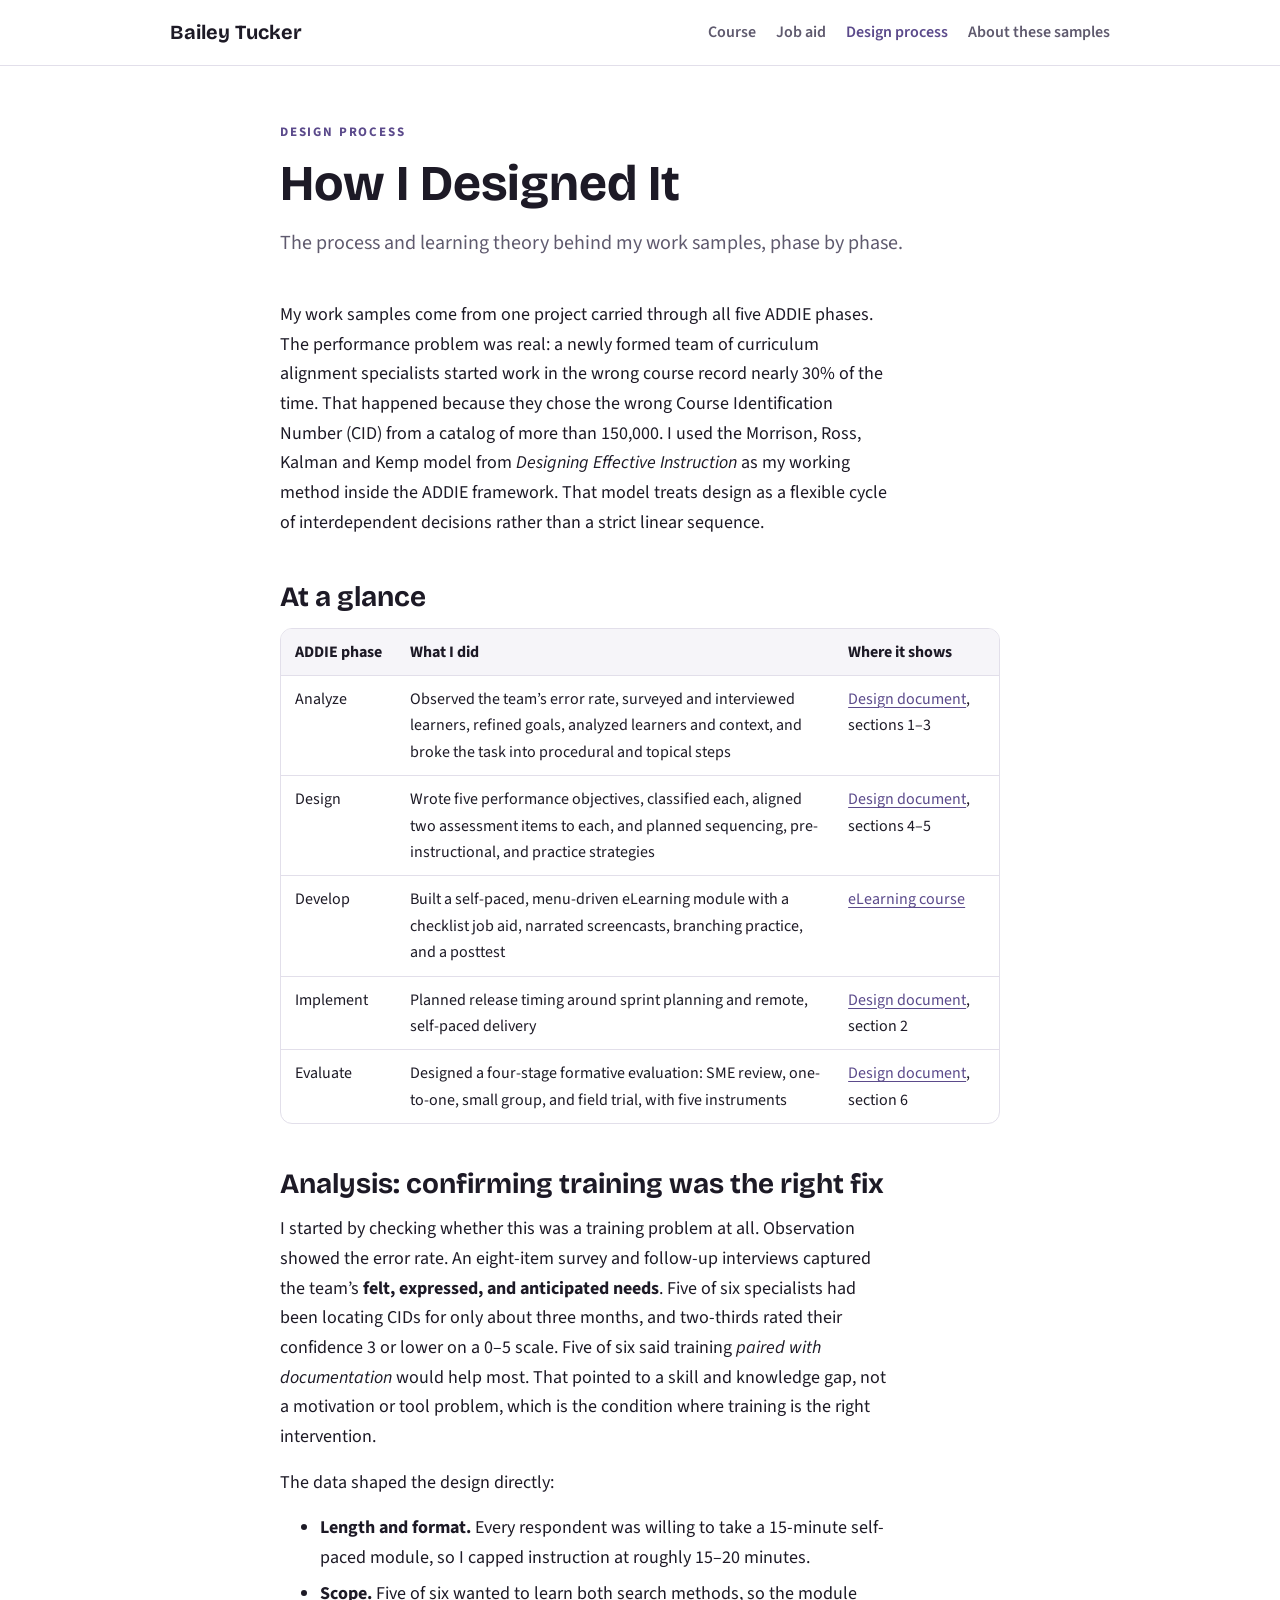
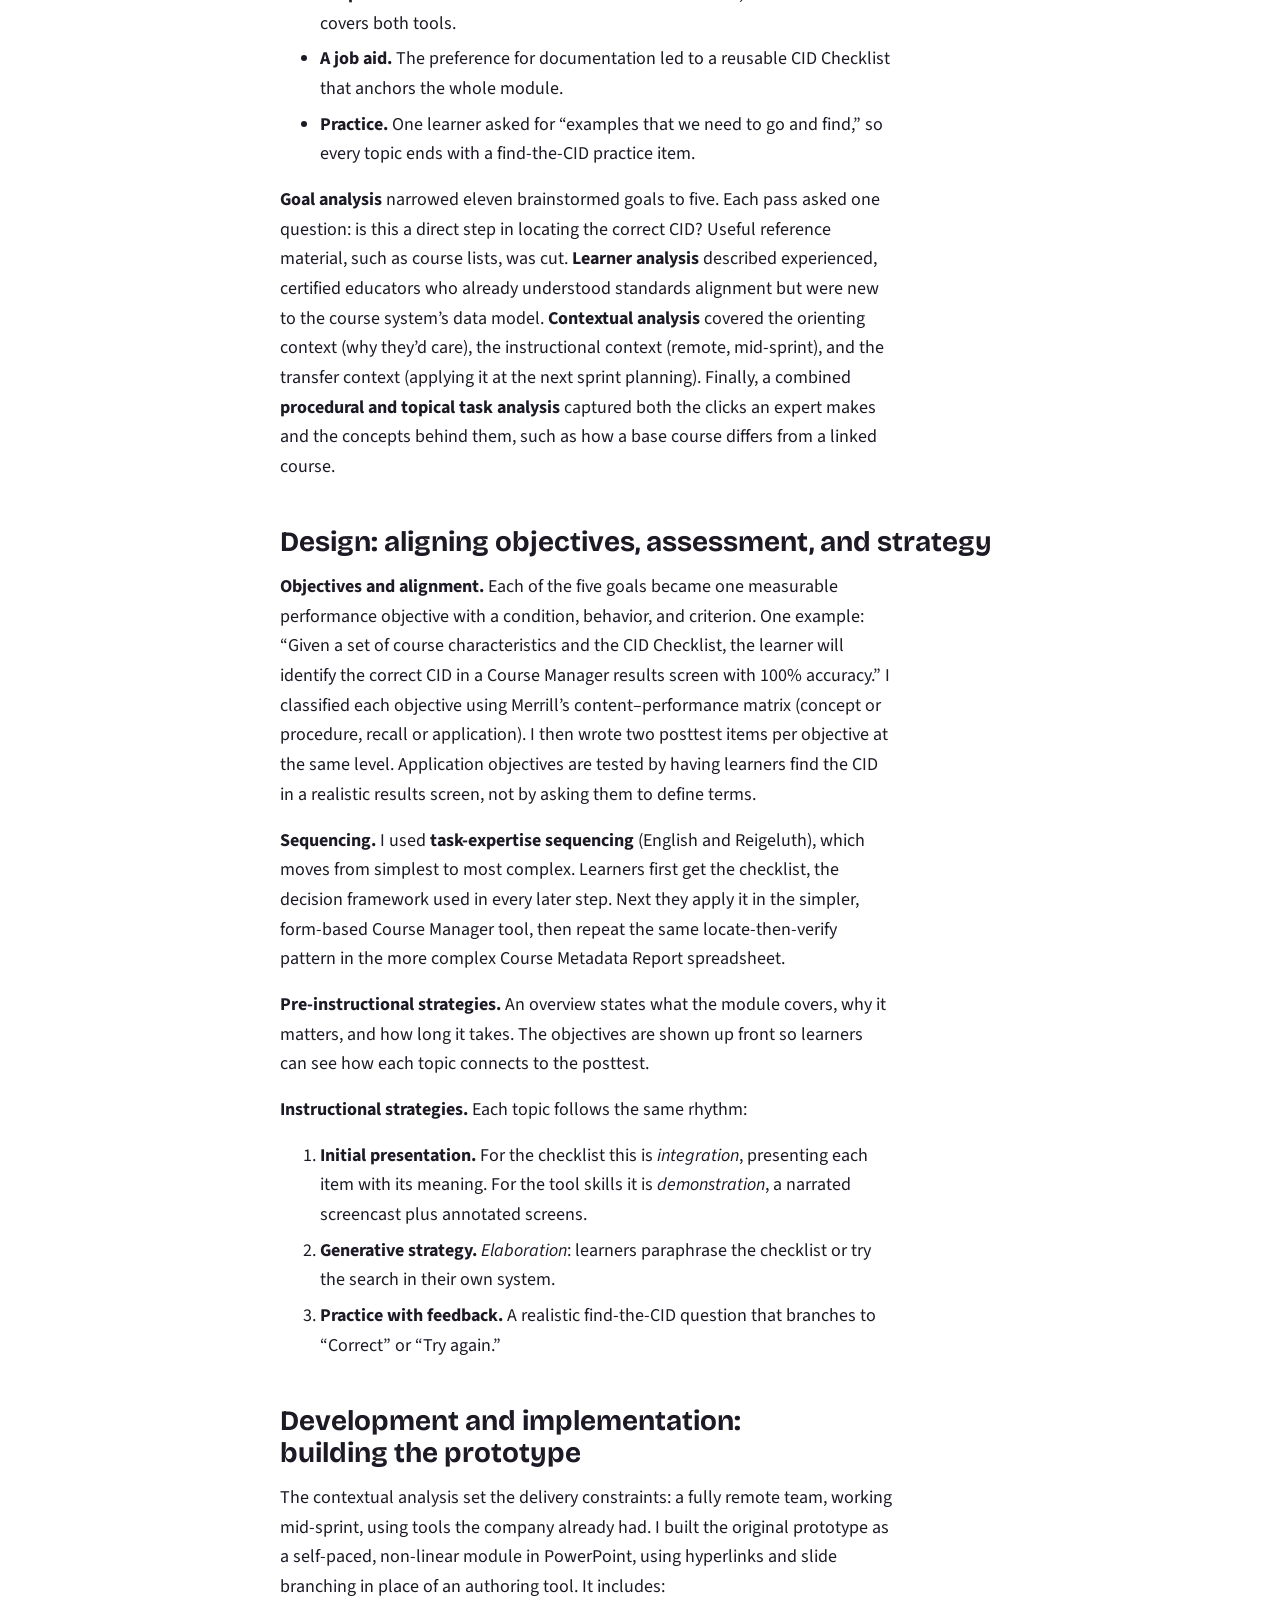
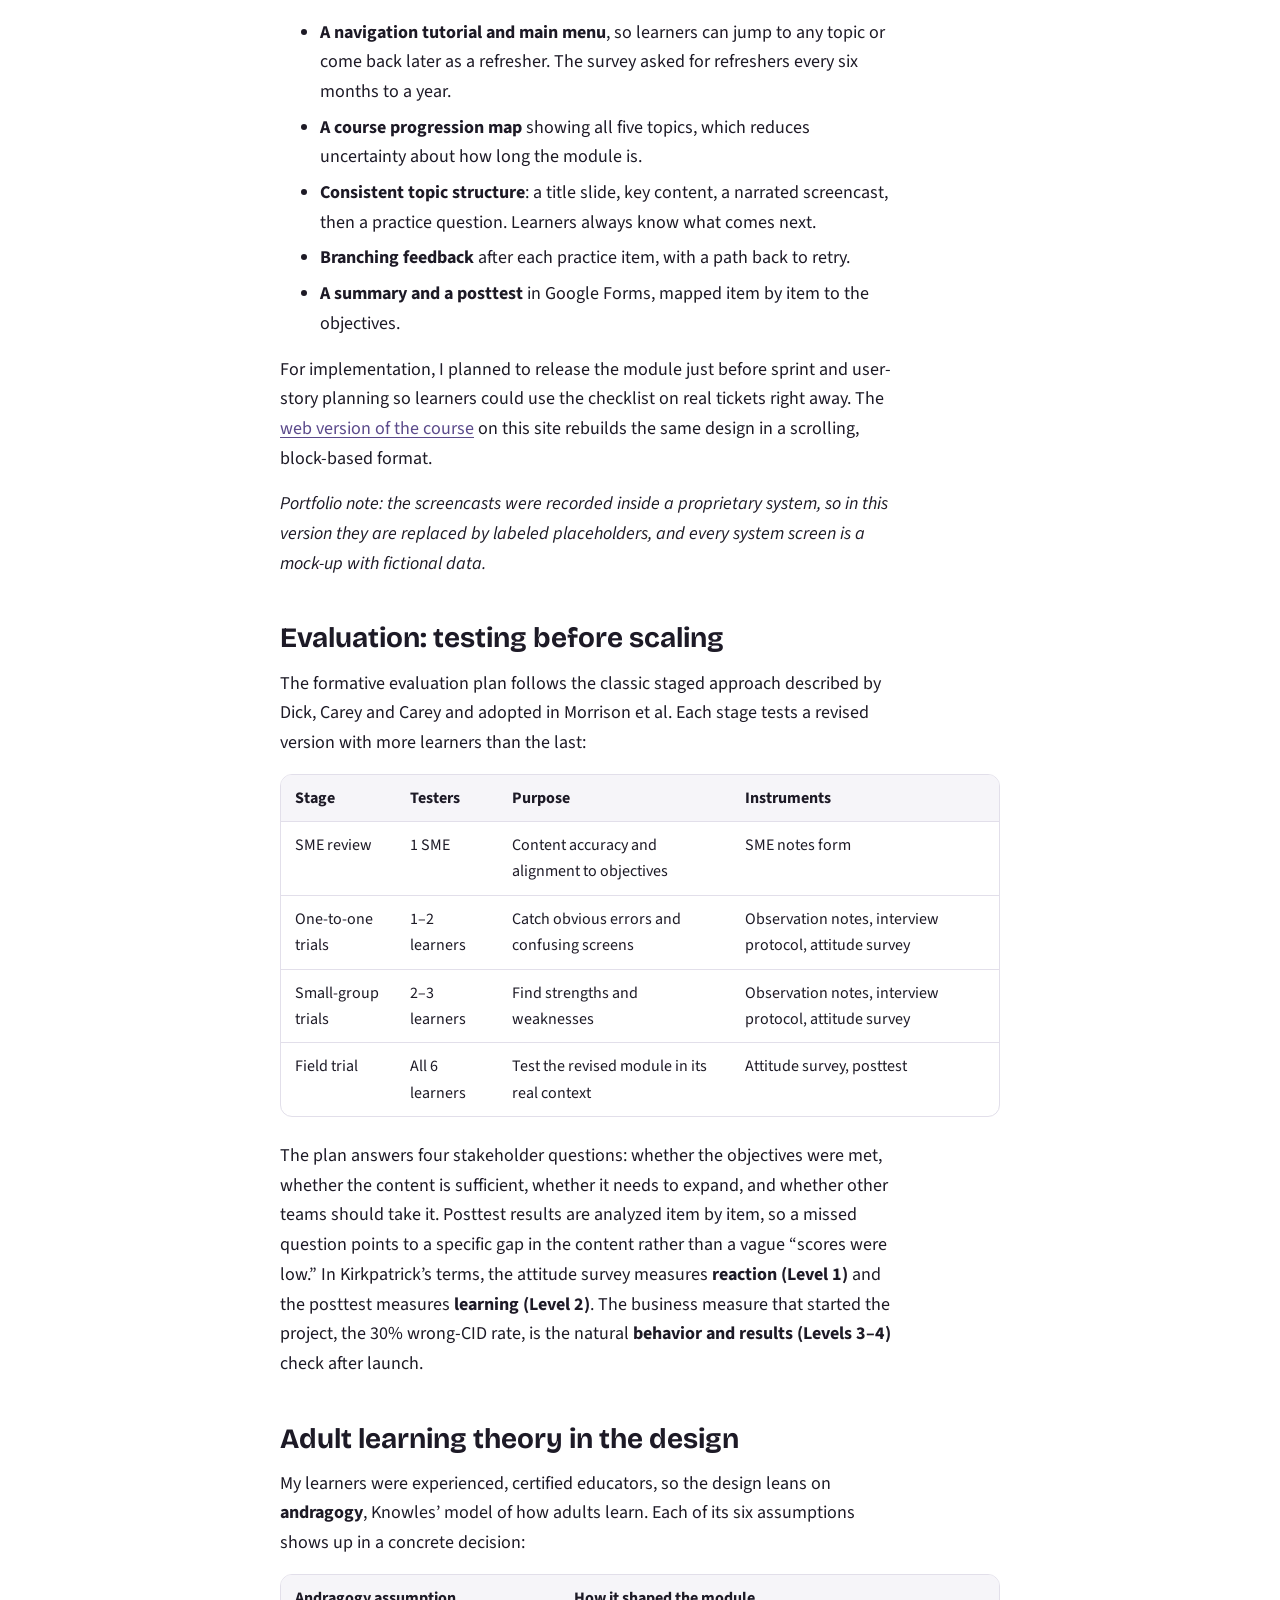
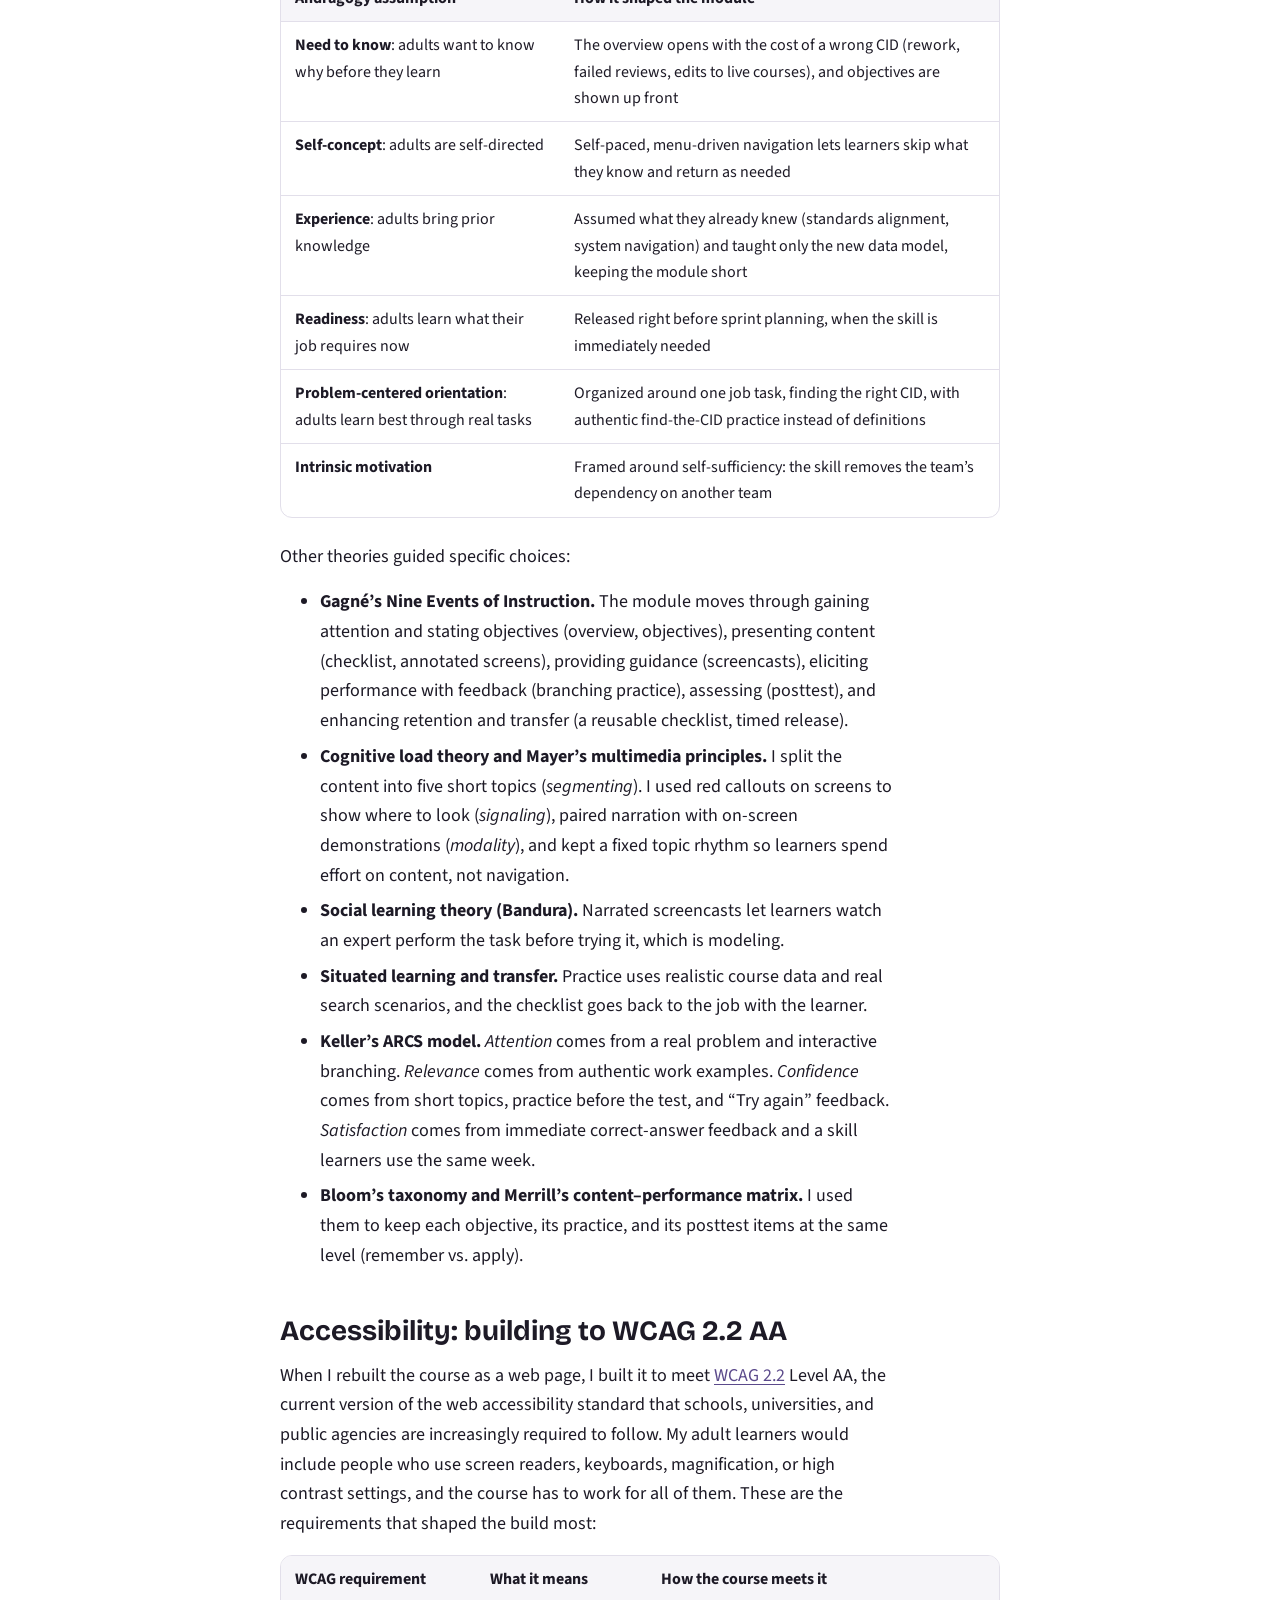
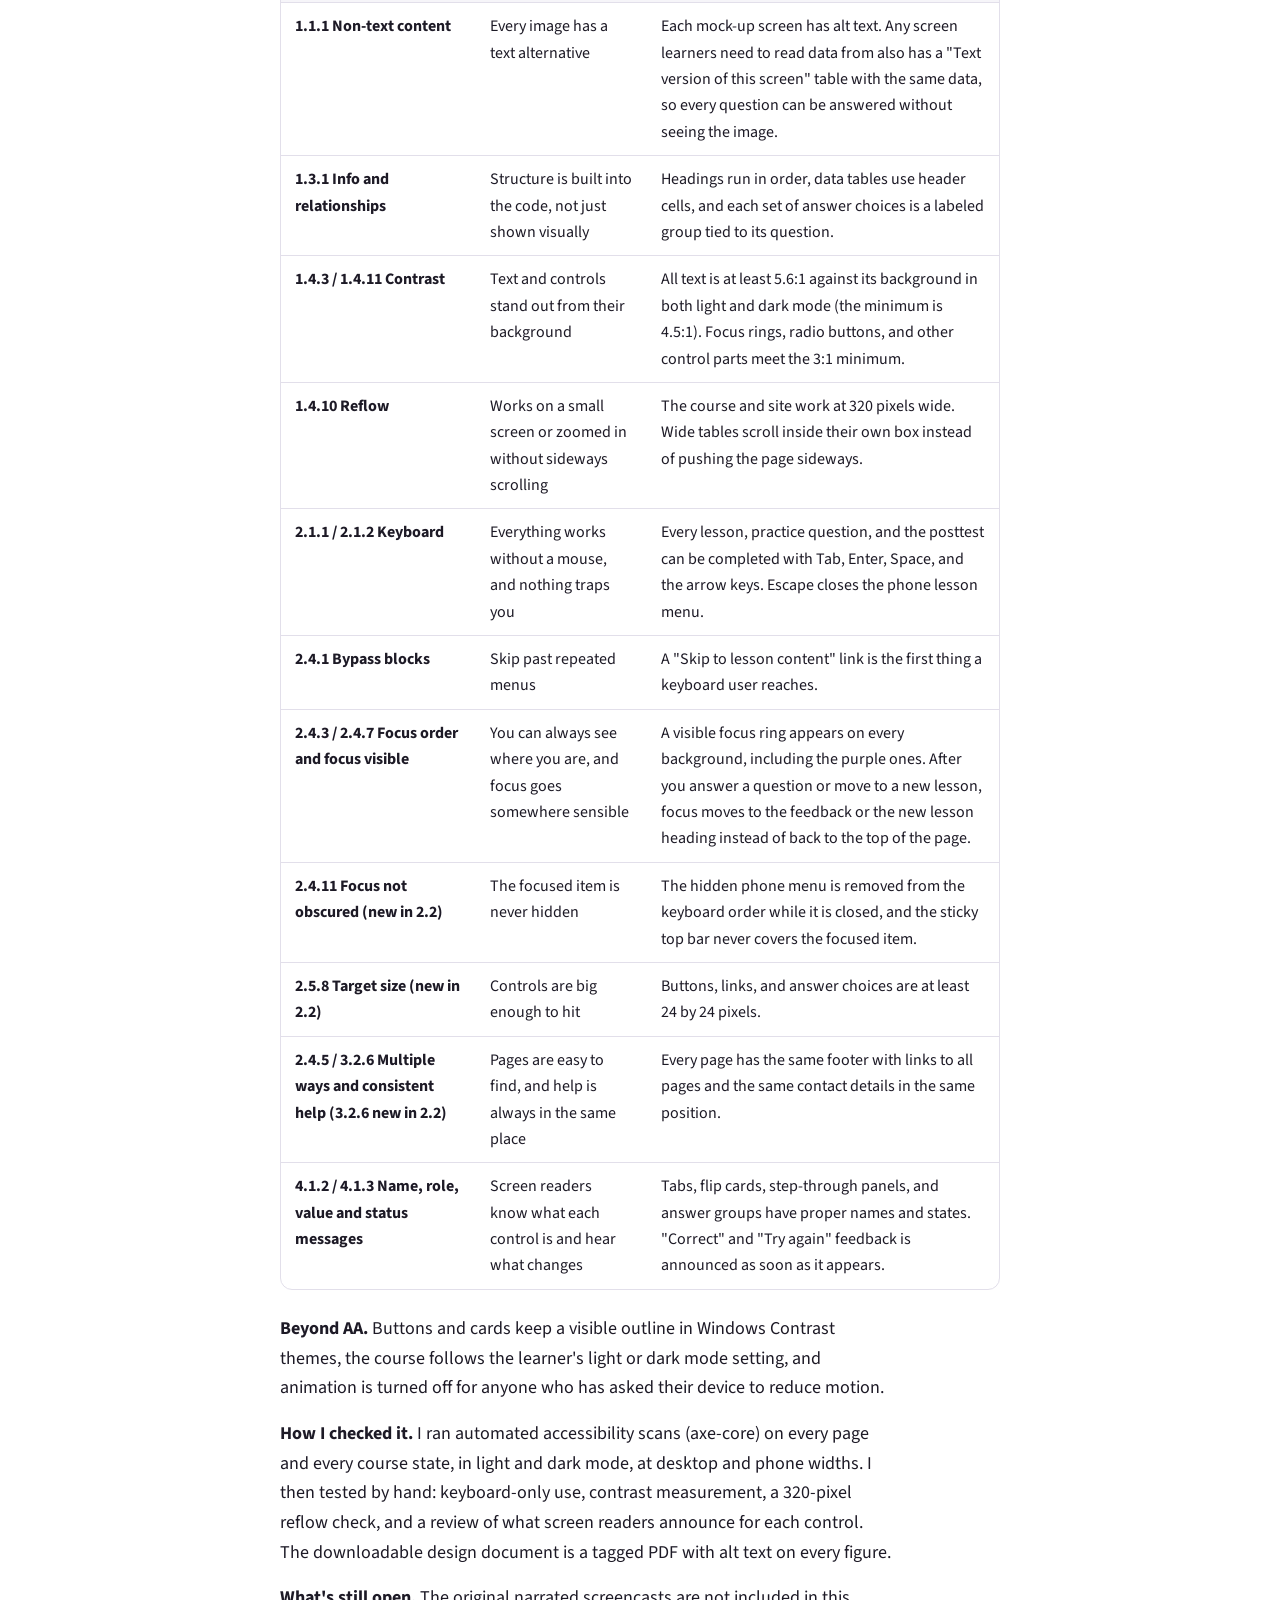
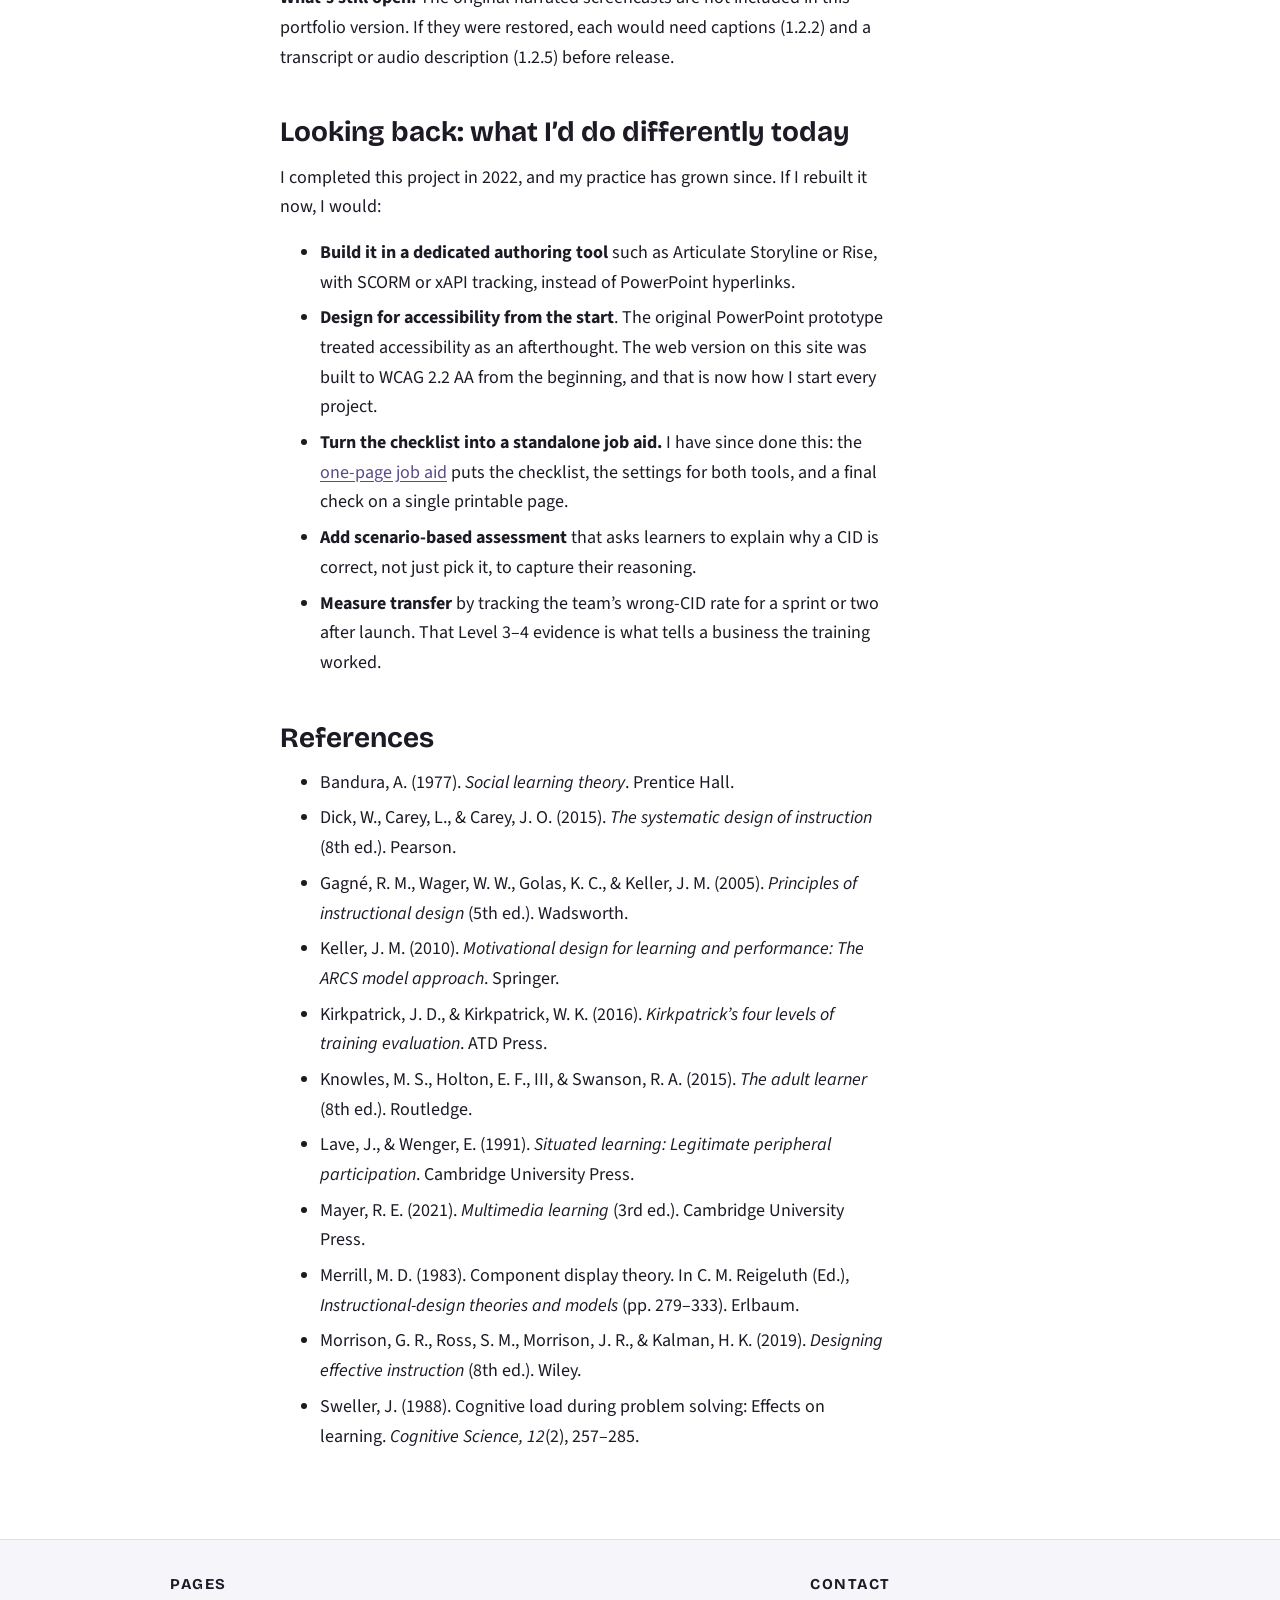
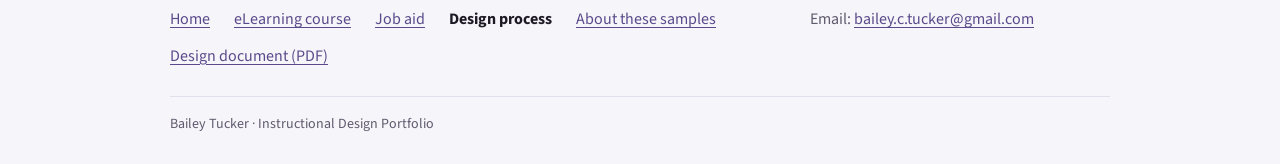
<file: design-process.html>
<!doctype html>
<html lang="en">
<head>
<meta charset="utf-8">
<meta name="viewport" content="width=device-width, initial-scale=1, viewport-fit=cover">
<title>How I Designed It | Bailey Tucker</title>
<meta name="description" content="The process and learning theory behind my work samples, phase by phase.">
<link rel="preconnect" href="https://fonts.googleapis.com">
<link rel="preconnect" href="https://fonts.gstatic.com" crossorigin>
<link rel="stylesheet" href="https://fonts.googleapis.com/css2?family=Bricolage+Grotesque:opsz,wght@12..96,500;12..96,700&family=Source+Sans+3:ital,wght@0,400;0,600;0,700;1,400&display=swap">
<link rel="stylesheet" href="assets/site.css">
</head>
<body>
<a class="skip" href="#main">Skip to main content</a>
<header class="top"><div class="wrap"><a class="name" href="./">Bailey Tucker</a><nav aria-label="Site">
<a href="course/">Course</a>
<a href="job-aid.html">Job aid</a>
<a href="design-process.html" aria-current="page">Design process</a>
<a href="work-samples-note.html">About these samples</a>
</nav></div></header>
<main id="main" tabindex="-1">
<div class="wrap narrow page-head"><small>Design process</small><h1>How I Designed It</h1><p>The process and learning theory behind my work samples, phase by phase.</p></div>
<article class="wrap narrow prose">
<p>My work samples come from one project carried through all five ADDIE phases. The performance problem was real: a newly formed team of curriculum alignment specialists started work in the wrong course record nearly 30% of the time. That happened because they chose the wrong Course Identification Number (CID) from a catalog of more than 150,000. I used the Morrison, Ross, Kalman and Kemp model from <em>Designing Effective Instruction</em> as my working method inside the ADDIE framework. That model treats design as a flexible cycle of interdependent decisions rather than a strict linear sequence.</p>
<h2>At a glance</h2>
<div class="tw" tabindex="0" role="region" aria-label="ADDIE phases, what I did, and where it shows"><table><caption class="sr">ADDIE phases, what I did, and where it shows</caption>

<thead>
<tr class="header">
<th scope="col">ADDIE phase</th>
<th scope="col">What I did</th>
<th scope="col">Where it shows</th>
</tr>
</thead>
<tbody>
<tr class="odd">
<td>Analyze</td>
<td>Observed the team’s error rate, surveyed and interviewed learners, refined goals, analyzed learners and context, and broke the task into procedural and topical steps</td>
<td><a href="samples/Tucker_ID_Design_Document_Locating_Course_ID.pdf">Design document</a>, sections 1–3</td>
</tr>
<tr class="even">
<td>Design</td>
<td>Wrote five performance objectives, classified each, aligned two assessment items to each, and planned sequencing, pre-instructional, and practice strategies</td>
<td><a href="samples/Tucker_ID_Design_Document_Locating_Course_ID.pdf">Design document</a>, sections 4–5</td>
</tr>
<tr class="odd">
<td>Develop</td>
<td>Built a self-paced, menu-driven eLearning module with a checklist job aid, narrated screencasts, branching practice, and a posttest</td>
<td><a href="course/">eLearning course</a></td>
</tr>
<tr class="even">
<td>Implement</td>
<td>Planned release timing around sprint planning and remote, self-paced delivery</td>
<td><a href="samples/Tucker_ID_Design_Document_Locating_Course_ID.pdf">Design document</a>, section 2</td>
</tr>
<tr class="odd">
<td>Evaluate</td>
<td>Designed a four-stage formative evaluation: SME review, one-to-one, small group, and field trial, with five instruments</td>
<td><a href="samples/Tucker_ID_Design_Document_Locating_Course_ID.pdf">Design document</a>, section 6</td>
</tr>
</tbody>
</table></div>
<h2>Analysis: confirming training was the right fix</h2>
<p>I started by checking whether this was a training problem at all. Observation showed the error rate. An eight-item survey and follow-up interviews captured the team’s <strong>felt, expressed, and anticipated needs</strong>. Five of six specialists had been locating CIDs for only about three months, and two-thirds rated their confidence 3 or lower on a 0–5 scale. Five of six said training <em>paired with documentation</em> would help most. That pointed to a skill and knowledge gap, not a motivation or tool problem, which is the condition where training is the right intervention.</p>
<p>The data shaped the design directly:</p>
<ul>
<li><strong>Length and format.</strong> Every respondent was willing to take a 15-minute self-paced module, so I capped instruction at roughly 15–20 minutes.</li>
<li><strong>Scope.</strong> Five of six wanted to learn both search methods, so the module covers both tools.</li>
<li><strong>A job aid.</strong> The preference for documentation led to a reusable CID Checklist that anchors the whole module.</li>
<li><strong>Practice.</strong> One learner asked for “examples that we need to go and find,” so every topic ends with a find-the-CID practice item.</li>
</ul>
<p><strong>Goal analysis</strong> narrowed eleven brainstormed goals to five. Each pass asked one question: is this a direct step in locating the correct CID? Useful reference material, such as course lists, was cut. <strong>Learner analysis</strong> described experienced, certified educators who already understood standards alignment but were new to the course system’s data model. <strong>Contextual analysis</strong> covered the orienting context (why they’d care), the instructional context (remote, mid-sprint), and the transfer context (applying it at the next sprint planning). Finally, a combined <strong>procedural and topical task analysis</strong> captured both the clicks an expert makes and the concepts behind them, such as how a base course differs from a linked course.</p>
<h2>Design: aligning objectives, assessment, and strategy</h2>
<p><strong>Objectives and alignment.</strong> Each of the five goals became one measurable performance objective with a condition, behavior, and criterion. One example: “Given a set of course characteristics and the CID Checklist, the learner will identify the correct CID in a Course Manager results screen with 100% accuracy.” I classified each objective using Merrill’s content–performance matrix (concept or procedure, recall or application). I then wrote two posttest items per objective at the same level. Application objectives are tested by having learners find the CID in a realistic results screen, not by asking them to define terms.</p>
<p><strong>Sequencing.</strong> I used <strong>task-expertise sequencing</strong> (English and Reigeluth), which moves from simplest to most complex. Learners first get the checklist, the decision framework used in every later step. Next they apply it in the simpler, form-based Course Manager tool, then repeat the same locate-then-verify pattern in the more complex Course Metadata Report spreadsheet.</p>
<p><strong>Pre-instructional strategies.</strong> An overview states what the module covers, why it matters, and how long it takes. The objectives are shown up front so learners can see how each topic connects to the posttest.</p>
<p><strong>Instructional strategies.</strong> Each topic follows the same rhythm:</p>
<ol type="1">
<li><strong>Initial presentation.</strong> For the checklist this is <em>integration</em>, presenting each item with its meaning. For the tool skills it is <em>demonstration</em>, a narrated screencast plus annotated screens.</li>
<li><strong>Generative strategy.</strong> <em>Elaboration</em>: learners paraphrase the checklist or try the search in their own system.</li>
<li><strong>Practice with feedback.</strong> A realistic find-the-CID question that branches to “Correct” or “Try again.”</li>
</ol>
<h2>Development and implementation: building the prototype</h2>
<p>The contextual analysis set the delivery constraints: a fully remote team, working mid-sprint, using tools the company already had. I built the original prototype as a self-paced, non-linear module in PowerPoint, using hyperlinks and slide branching in place of an authoring tool. It includes:</p>
<ul>
<li><strong>A navigation tutorial and main menu</strong>, so learners can jump to any topic or come back later as a refresher. The survey asked for refreshers every six months to a year.</li>
<li><strong>A course progression map</strong> showing all five topics, which reduces uncertainty about how long the module is.</li>
<li><strong>Consistent topic structure</strong>: a title slide, key content, a narrated screencast, then a practice question. Learners always know what comes next.</li>
<li><strong>Branching feedback</strong> after each practice item, with a path back to retry.</li>
<li><strong>A summary and a posttest</strong> in Google Forms, mapped item by item to the objectives.</li>
</ul>
<p>For implementation, I planned to release the module just before sprint and user-story planning so learners could use the checklist on real tickets right away. The <a href="course/">web version of the course</a> on this site rebuilds the same design in a scrolling, block-based format.</p>
<p><em>Portfolio note: the screencasts were recorded inside a proprietary system, so in this version they are replaced by labeled placeholders, and every system screen is a mock-up with fictional data.</em></p>
<h2>Evaluation: testing before scaling</h2>
<p>The formative evaluation plan follows the classic staged approach described by Dick, Carey and Carey and adopted in Morrison et al. Each stage tests a revised version with more learners than the last:</p>
<div class="tw" tabindex="0" role="region" aria-label="Formative evaluation stages"><table><caption class="sr">Formative evaluation stages</caption>

<thead>
<tr class="header">
<th scope="col">Stage</th>
<th scope="col">Testers</th>
<th scope="col">Purpose</th>
<th scope="col">Instruments</th>
</tr>
</thead>
<tbody>
<tr class="odd">
<td>SME review</td>
<td>1 SME</td>
<td>Content accuracy and alignment to objectives</td>
<td>SME notes form</td>
</tr>
<tr class="even">
<td>One-to-one trials</td>
<td>1–2 learners</td>
<td>Catch obvious errors and confusing screens</td>
<td>Observation notes, interview protocol, attitude survey</td>
</tr>
<tr class="odd">
<td>Small-group trials</td>
<td>2–3 learners</td>
<td>Find strengths and weaknesses</td>
<td>Observation notes, interview protocol, attitude survey</td>
</tr>
<tr class="even">
<td>Field trial</td>
<td>All 6 learners</td>
<td>Test the revised module in its real context</td>
<td>Attitude survey, posttest</td>
</tr>
</tbody>
</table></div>
<p>The plan answers four stakeholder questions: whether the objectives were met, whether the content is sufficient, whether it needs to expand, and whether other teams should take it. Posttest results are analyzed item by item, so a missed question points to a specific gap in the content rather than a vague “scores were low.” In Kirkpatrick’s terms, the attitude survey measures <strong>reaction (Level 1)</strong> and the posttest measures <strong>learning (Level 2)</strong>. The business measure that started the project, the 30% wrong-CID rate, is the natural <strong>behavior and results (Levels 3–4)</strong> check after launch.</p>
<h2>Adult learning theory in the design</h2>
<p>My learners were experienced, certified educators, so the design leans on <strong>andragogy</strong>, Knowles’ model of how adults learn. Each of its six assumptions shows up in a concrete decision:</p>
<div class="tw" tabindex="0" role="region" aria-label="Andragogy assumptions and how they shaped the module"><table><caption class="sr">Andragogy assumptions and how they shaped the module</caption>

<thead>
<tr class="header">
<th scope="col">Andragogy assumption</th>
<th scope="col">How it shaped the module</th>
</tr>
</thead>
<tbody>
<tr class="odd">
<td><strong>Need to know</strong>: adults want to know why before they learn</td>
<td>The overview opens with the cost of a wrong CID (rework, failed reviews, edits to live courses), and objectives are shown up front</td>
</tr>
<tr class="even">
<td><strong>Self-concept</strong>: adults are self-directed</td>
<td>Self-paced, menu-driven navigation lets learners skip what they know and return as needed</td>
</tr>
<tr class="odd">
<td><strong>Experience</strong>: adults bring prior knowledge</td>
<td>Assumed what they already knew (standards alignment, system navigation) and taught only the new data model, keeping the module short</td>
</tr>
<tr class="even">
<td><strong>Readiness</strong>: adults learn what their job requires now</td>
<td>Released right before sprint planning, when the skill is immediately needed</td>
</tr>
<tr class="odd">
<td><strong>Problem-centered orientation</strong>: adults learn best through real tasks</td>
<td>Organized around one job task, finding the right CID, with authentic find-the-CID practice instead of definitions</td>
</tr>
<tr class="even">
<td><strong>Intrinsic motivation</strong></td>
<td>Framed around self-sufficiency: the skill removes the team’s dependency on another team</td>
</tr>
</tbody>
</table></div>
<p>Other theories guided specific choices:</p>
<ul>
<li><strong>Gagné’s Nine Events of Instruction.</strong> The module moves through gaining attention and stating objectives (overview, objectives), presenting content (checklist, annotated screens), providing guidance (screencasts), eliciting performance with feedback (branching practice), assessing (posttest), and enhancing retention and transfer (a reusable checklist, timed release).</li>
<li><strong>Cognitive load theory and Mayer’s multimedia principles.</strong> I split the content into five short topics (<em>segmenting</em>). I used red callouts on screens to show where to look (<em>signaling</em>), paired narration with on-screen demonstrations (<em>modality</em>), and kept a fixed topic rhythm so learners spend effort on content, not navigation.</li>
<li><strong>Social learning theory (Bandura).</strong> Narrated screencasts let learners watch an expert perform the task before trying it, which is modeling.</li>
<li><strong>Situated learning and transfer.</strong> Practice uses realistic course data and real search scenarios, and the checklist goes back to the job with the learner.</li>
<li><strong>Keller’s ARCS model.</strong> <em>Attention</em> comes from a real problem and interactive branching. <em>Relevance</em> comes from authentic work examples. <em>Confidence</em> comes from short topics, practice before the test, and “Try again” feedback. <em>Satisfaction</em> comes from immediate correct-answer feedback and a skill learners use the same week.</li>
<li><strong>Bloom’s taxonomy and Merrill’s content–performance matrix.</strong> I used them to keep each objective, its practice, and its posttest items at the same level (remember vs. apply).</li>
</ul>
<h2>Accessibility: building to WCAG 2.2 AA</h2>
<p>When I rebuilt the course as a web page, I built it to meet <a href="https://www.w3.org/TR/WCAG22/">WCAG 2.2</a> Level AA, the current version of the web accessibility standard that schools, universities, and public agencies are increasingly required to follow. My adult learners would include people who use screen readers, keyboards, magnification, or high contrast settings, and the course has to work for all of them. These are the requirements that shaped the build most:</p>
<div class="tw" tabindex="0" role="region" aria-label="WCAG 2.2 AA requirements and how the course meets them"><table><caption class="sr">WCAG 2.2 AA requirements and how the course meets them</caption><thead><tr><th scope="col">WCAG requirement</th><th scope="col">What it means</th><th scope="col">How the course meets it</th></tr></thead><tbody><tr><th scope="row">1.1.1 Non-text content</th><td>Every image has a text alternative</td><td>Each mock-up screen has alt text. Any screen learners need to read data from also has a "Text version of this screen" table with the same data, so every question can be answered without seeing the image.</td></tr><tr><th scope="row">1.3.1 Info and relationships</th><td>Structure is built into the code, not just shown visually</td><td>Headings run in order, data tables use header cells, and each set of answer choices is a labeled group tied to its question.</td></tr><tr><th scope="row">1.4.3 / 1.4.11 Contrast</th><td>Text and controls stand out from their background</td><td>All text is at least 5.6:1 against its background in both light and dark mode (the minimum is 4.5:1). Focus rings, radio buttons, and other control parts meet the 3:1 minimum.</td></tr><tr><th scope="row">1.4.10 Reflow</th><td>Works on a small screen or zoomed in without sideways scrolling</td><td>The course and site work at 320 pixels wide. Wide tables scroll inside their own box instead of pushing the page sideways.</td></tr><tr><th scope="row">2.1.1 / 2.1.2 Keyboard</th><td>Everything works without a mouse, and nothing traps you</td><td>Every lesson, practice question, and the posttest can be completed with Tab, Enter, Space, and the arrow keys. Escape closes the phone lesson menu.</td></tr><tr><th scope="row">2.4.1 Bypass blocks</th><td>Skip past repeated menus</td><td>A "Skip to lesson content" link is the first thing a keyboard user reaches.</td></tr><tr><th scope="row">2.4.3 / 2.4.7 Focus order and focus visible</th><td>You can always see where you are, and focus goes somewhere sensible</td><td>A visible focus ring appears on every background, including the purple ones. After you answer a question or move to a new lesson, focus moves to the feedback or the new lesson heading instead of back to the top of the page.</td></tr><tr><th scope="row">2.4.11 Focus not obscured (new in 2.2)</th><td>The focused item is never hidden</td><td>The hidden phone menu is removed from the keyboard order while it is closed, and the sticky top bar never covers the focused item.</td></tr><tr><th scope="row">2.5.8 Target size (new in 2.2)</th><td>Controls are big enough to hit</td><td>Buttons, links, and answer choices are at least 24 by 24 pixels.</td></tr><tr><th scope="row">2.4.5 / 3.2.6 Multiple ways and consistent help (3.2.6 new in 2.2)</th><td>Pages are easy to find, and help is always in the same place</td><td>Every page has the same footer with links to all pages and the same contact details in the same position.</td></tr><tr><th scope="row">4.1.2 / 4.1.3 Name, role, value and status messages</th><td>Screen readers know what each control is and hear what changes</td><td>Tabs, flip cards, step-through panels, and answer groups have proper names and states. "Correct" and "Try again" feedback is announced as soon as it appears.</td></tr></tbody></table></div>
<p><strong>Beyond AA.</strong> Buttons and cards keep a visible outline in Windows Contrast themes, the course follows the learner's light or dark mode setting, and animation is turned off for anyone who has asked their device to reduce motion.</p>
<p><strong>How I checked it.</strong> I ran automated accessibility scans (axe-core) on every page and every course state, in light and dark mode, at desktop and phone widths. I then tested by hand: keyboard-only use, contrast measurement, a 320-pixel reflow check, and a review of what screen readers announce for each control. The downloadable design document is a tagged PDF with alt text on every figure.</p>
<p><strong>What's still open.</strong> The original narrated screencasts are not included in this portfolio version. If they were restored, each would need captions (1.2.2) and a transcript or audio description (1.2.5) before release.</p>

<h2>Looking back: what I’d do differently today</h2>
<p>I completed this project in 2022, and my practice has grown since. If I rebuilt it now, I would:</p>
<ul>
<li><strong>Build it in a dedicated authoring tool</strong> such as Articulate Storyline or Rise, with SCORM or xAPI tracking, instead of PowerPoint hyperlinks.</li>
<li><strong>Design for accessibility from the start</strong>. The original PowerPoint prototype treated accessibility as an afterthought. The web version on this site was built to WCAG 2.2 AA from the beginning, and that is now how I start every project.</li>
<li><strong>Turn the checklist into a standalone job aid.</strong> I have since done this: the <a href="job-aid.html">one-page job aid</a> puts the checklist, the settings for both tools, and a final check on a single printable page.</li>
<li><strong>Add scenario-based assessment</strong> that asks learners to explain why a CID is correct, not just pick it, to capture their reasoning.</li>
<li><strong>Measure transfer</strong> by tracking the team’s wrong-CID rate for a sprint or two after launch. That Level 3–4 evidence is what tells a business the training worked.</li>
</ul>
<h2>References</h2>
<ul>
<li>Bandura, A. (1977). <em>Social learning theory</em>. Prentice Hall.</li>
<li>Dick, W., Carey, L., &amp; Carey, J. O. (2015). <em>The systematic design of instruction</em> (8th ed.). Pearson.</li>
<li>Gagné, R. M., Wager, W. W., Golas, K. C., &amp; Keller, J. M. (2005). <em>Principles of instructional design</em> (5th ed.). Wadsworth.</li>
<li>Keller, J. M. (2010). <em>Motivational design for learning and performance: The ARCS model approach</em>. Springer.</li>
<li>Kirkpatrick, J. D., &amp; Kirkpatrick, W. K. (2016). <em>Kirkpatrick’s four levels of training evaluation</em>. ATD Press.</li>
<li>Knowles, M. S., Holton, E. F., III, &amp; Swanson, R. A. (2015). <em>The adult learner</em> (8th ed.). Routledge.</li>
<li>Lave, J., &amp; Wenger, E. (1991). <em>Situated learning: Legitimate peripheral participation</em>. Cambridge University Press.</li>
<li>Mayer, R. E. (2021). <em>Multimedia learning</em> (3rd ed.). Cambridge University Press.</li>
<li>Merrill, M. D. (1983). Component display theory. In C. M. Reigeluth (Ed.), <em>Instructional-design theories and models</em> (pp. 279–333). Erlbaum.</li>
<li>Morrison, G. R., Ross, S. M., Morrison, J. R., &amp; Kalman, H. K. (2019). <em>Designing effective instruction</em> (8th ed.). Wiley.</li>
<li>Sweller, J. (1988). Cognitive load during problem solving: Effects on learning. <em>Cognitive Science, 12</em>(2), 257–285.</li>
</ul>
</article>
</main>
<footer class="site-foot"><div class="wrap foot-grid">
  <nav aria-labelledby="foot-pages"><h2 id="foot-pages" class="foot-h">Pages</h2><ul class="foot-list"><li><a href="./">Home</a></li><li><a href="course/">eLearning course</a></li><li><a href="job-aid.html">Job aid</a></li><li><a href="design-process.html" aria-current="page">Design process</a></li><li><a href="work-samples-note.html">About these samples</a></li><li><a href="samples/Tucker_ID_Design_Document_Locating_Course_ID.pdf">Design document (PDF)</a></li></ul></nav>
  <div><h2 class="foot-h">Contact</h2><p class="foot-contact">Email: <a href="mailto:bailey.c.tucker@gmail.com">bailey.c.tucker@gmail.com</a></p></div>
  <p class="foot-copy">Bailey Tucker · Instructional Design Portfolio</p>
</div></footer>
</body>
</html>
</file>
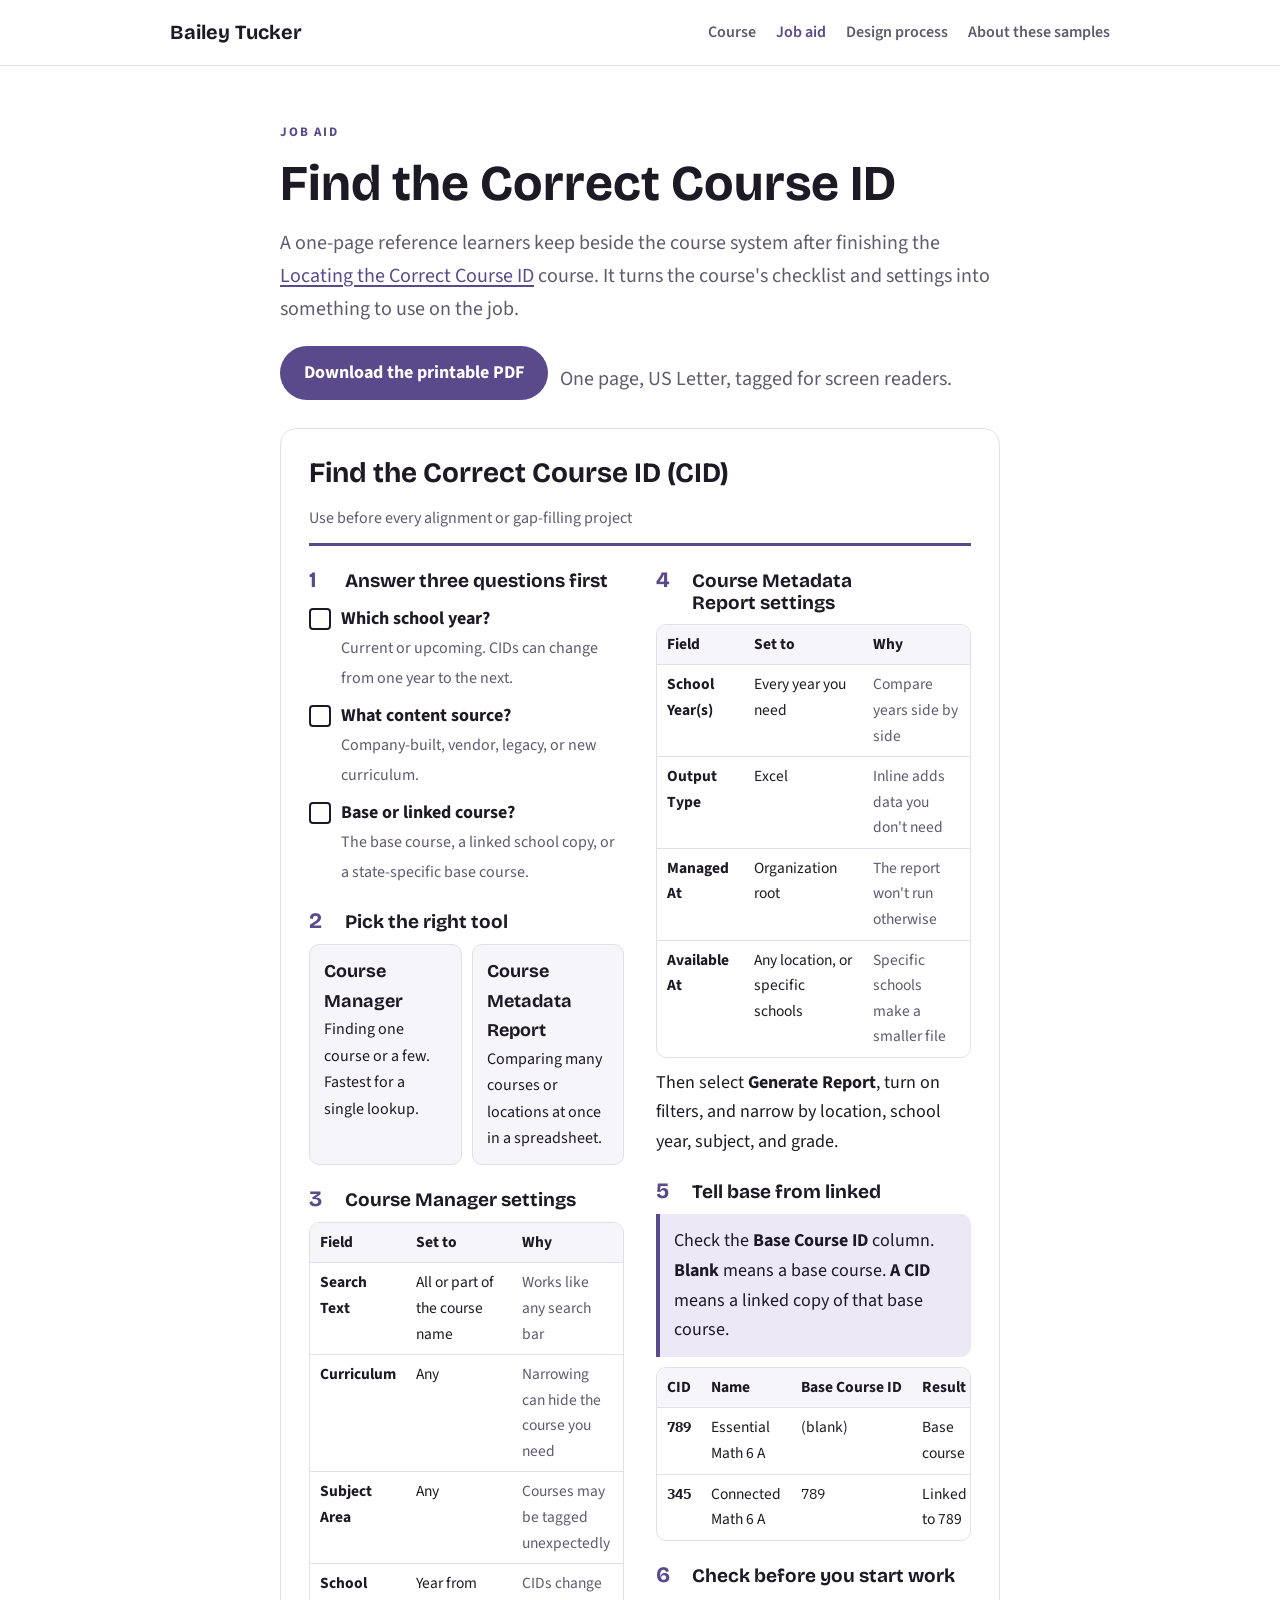
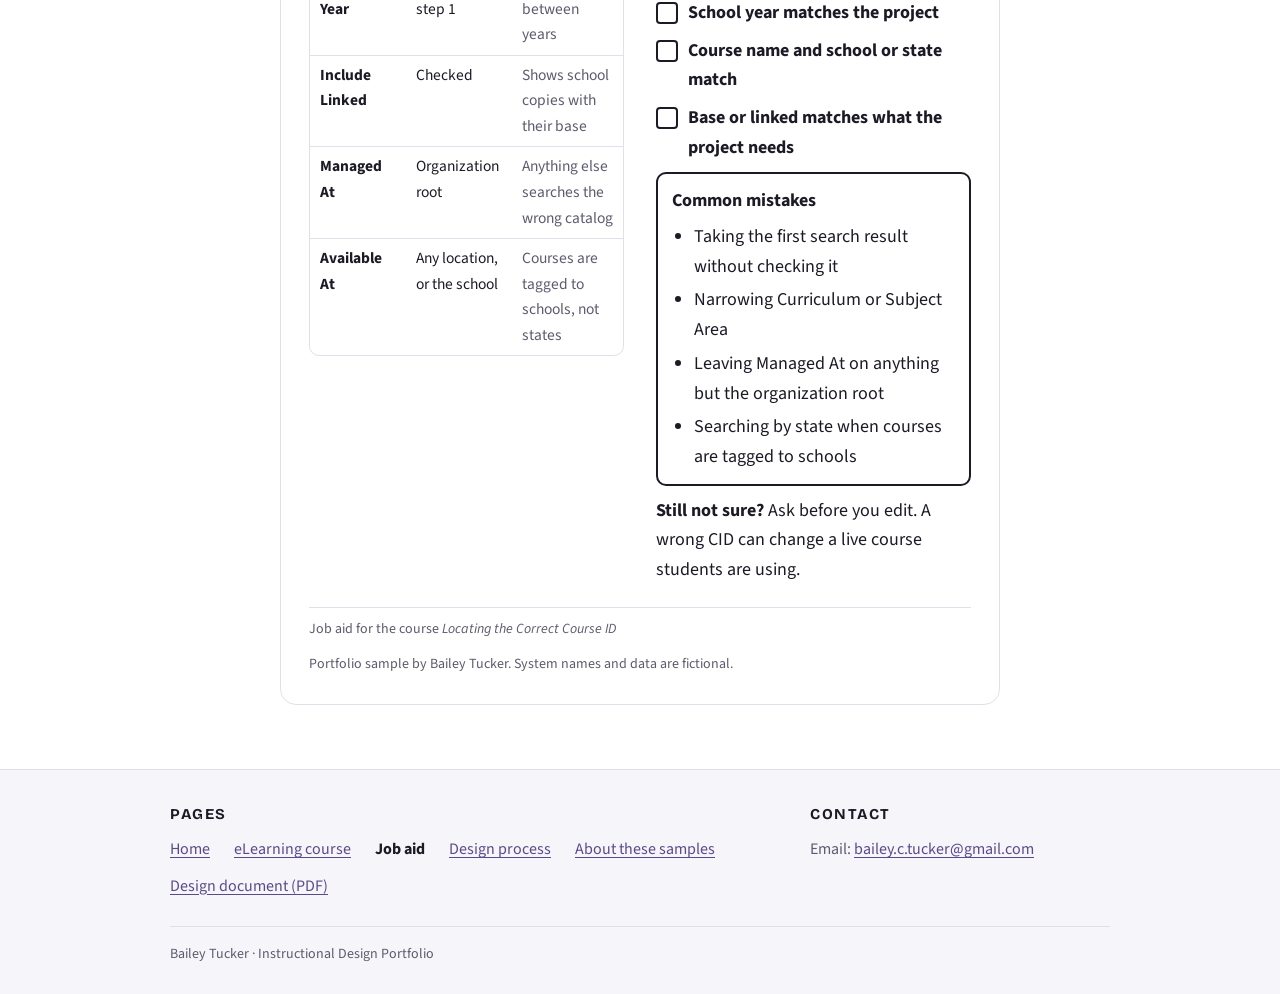
<file: job-aid.html>
<!doctype html>
<html lang="en">
<head>
<meta charset="utf-8">
<meta name="viewport" content="width=device-width, initial-scale=1, viewport-fit=cover">
<title>Job Aid: Find the Correct Course ID | Bailey Tucker</title>
<meta name="description" content="A one-page job aid for finding the correct Course ID before alignment or gap-filling work. Performance support for the Locating the Correct Course ID course.">
<link rel="preconnect" href="https://fonts.googleapis.com">
<link rel="preconnect" href="https://fonts.gstatic.com" crossorigin>
<link rel="stylesheet" href="https://fonts.googleapis.com/css2?family=Bricolage+Grotesque:opsz,wght@12..96,500;12..96,700&family=Source+Sans+3:ital,wght@0,400;0,600;0,700;1,400&family=IBM+Plex+Mono:wght@500&display=swap">
<link rel="stylesheet" href="assets/site.css">
<style>
/* Job aid sheet. Screen: one readable column inside the site. Print/PDF: one US Letter page, two columns. */
.ja-actions{display:flex;flex-wrap:wrap;gap:12px;align-items:center;margin-top:20px}
.ja-btn{display:inline-block;background:var(--accent);color:var(--accent-ink);font-weight:700;border-radius:999px;padding:12px 24px;text-decoration:none;min-height:24px}
.ja-note{color:var(--muted);font-size:16px;margin:0}
.sheet{border:1px solid var(--line);border-radius:16px;padding:28px;margin-block:8px 64px;display:grid;gap:22px;background:var(--bg)}
.sheet-top{display:flex;justify-content:space-between;gap:16px;flex-wrap:wrap;align-items:baseline;border-bottom:3px solid var(--accent);padding-bottom:12px}
.sheet-top h2{font-size:28px}
.sheet-top p{margin:0;color:var(--muted);font-size:16px}
.cols{columns:2;column-gap:32px}
.cols > .blk{break-inside:avoid;margin-bottom:22px}
.cols > .blk:last-child{margin-bottom:0}
.blk{display:grid;gap:10px;min-width:0}
.blk h3{font-size:19px;display:flex;gap:10px;align-items:baseline}
.blk h3 .n{font-family:var(--display);color:var(--accent);font-size:22px;min-width:1.2em}
.blk p{margin:0}
.checks{list-style:none;margin:0;padding:0;display:grid;gap:8px}
.checks li{display:grid;grid-template-columns:22px minmax(0,1fr);gap:10px;align-items:start}
.checks li::before{content:"";width:18px;height:18px;margin-top:4px;border:2px solid var(--fg);border-radius:4px}
.checks b{display:block}
.checks span{color:var(--muted);font-size:16px}
.tools{display:grid;grid-template-columns:minmax(0,1fr) minmax(0,1fr);gap:10px}
.tool{border:1px solid var(--line);border-radius:10px;padding:12px 14px;background:var(--panel)}
.tool b{display:block;font-family:var(--display)}
.tool p{font-size:16px}
.ja-tw{overflow-x:auto;border:1px solid var(--line);border-radius:10px}
.ja-tw table{border-collapse:collapse;width:100%;font-size:15.5px}
.ja-tw th,.ja-tw td{text-align:left;padding:7px 10px;vertical-align:top;border-top:1px solid var(--line)}
.ja-tw thead th{background:var(--panel);border-top:0;white-space:nowrap}
.ja-tw tbody th{font-weight:700}
.ja-tw td.why{color:var(--muted)}
.mono{font-family:"IBM Plex Mono",ui-monospace,Menlo,Consolas,monospace;font-size:.92em}
.rule{border-left:4px solid var(--accent);background:var(--accent-soft);border-radius:0 10px 10px 0;padding:12px 14px}
.rule p{margin:0}
.warn{border:2px solid var(--fg);border-radius:10px;padding:12px 14px}
.warn ul{margin:6px 0 0;padding-left:1.2em;display:grid;gap:4px}
.sheet-foot{border-top:1px solid var(--line);padding-top:10px;color:var(--muted);font-size:14px;display:flex;justify-content:space-between;gap:12px;flex-wrap:wrap}
@media (max-width:820px){.cols{columns:1}.tools{grid-template-columns:minmax(0,1fr)}.sheet{padding:20px}}
@media (forced-colors: active){.ja-btn{border:2px solid ButtonText}.rule{border:2px solid CanvasText}}

/* Print and PDF: light palette, one page */
@page{size:letter;margin:0.45in}
@media print{
  :root{--bg:#ffffff;--panel:#f6f5f9;--line:#d4d0de;--fg:#1d1a26;--muted:#4f4a5e;--accent:#5b4a8b;--accent-ink:#ffffff;--accent-soft:#ece8f5;color-scheme:light}
  html{padding:0}
  body{font-size:10.5pt;line-height:1.38;background:#fff}
  .skip,.top,.page-head,.ja-actions,.site-foot{display:none!important}
  .wrap{max-width:none;padding:0}
  .sheet{border:0;padding:0;margin:0;gap:10pt;border-radius:0}
  .sheet-top h2{font-size:19pt}
  .sheet-top p{font-size:9.5pt}
  .cols{columns:2;column-gap:18pt}
  .cols > .blk{margin-bottom:9pt}
  .tools{grid-template-columns:1fr 1fr}
  .blk{gap:5pt;break-inside:avoid}
  .blk h3{font-size:12pt}
  .blk h3 .n{font-size:13pt}
  .checks{gap:4pt}
  .checks span,.tool p{font-size:9.5pt}
  .checks li::before{width:11pt;height:11pt;margin-top:1pt}
  .ja-tw{overflow:visible}
  .ja-tw table{font-size:9pt}
  .ja-tw th,.ja-tw td{padding:3pt 6pt}
  .tool,.rule,.warn{padding:6pt 8pt}
  .warn ul{gap:1pt}
  .sheet-foot{font-size:8.5pt;padding-top:6pt}
  a{color:inherit;text-decoration:none}
}
</style>
</head>
<body>
<a class="skip" href="#main">Skip to main content</a>
<header class="top"><div class="wrap"><a class="name" href="./">Bailey Tucker</a><nav aria-label="Site">
<a href="course/">Course</a>
<a href="job-aid.html" aria-current="page">Job aid</a>
<a href="design-process.html">Design process</a>
<a href="work-samples-note.html">About these samples</a>
</nav></div></header>
<main id="main" tabindex="-1">
<div class="wrap narrow page-head">
  <small>Job aid</small>
  <h1>Find the Correct Course ID</h1>
  <p>A one-page reference learners keep beside the course system after finishing the <a href="course/">Locating the Correct Course ID</a> course. It turns the course's checklist and settings into something to use on the job.</p>
  <div class="ja-actions">
    <a class="ja-btn" href="samples/Tucker_Job_Aid_Find_the_Correct_Course_ID.pdf">Download the printable PDF</a>
    <p class="ja-note">One page, US Letter, tagged for screen readers.</p>
  </div>
</div>

<div class="wrap narrow">
<article class="sheet" aria-labelledby="ja-title">
  <div class="sheet-top">
    <h2 id="ja-title">Find the Correct Course ID (CID)</h2>
    <p>Use before every alignment or gap-filling project</p>
  </div>

  <div class="cols">
    <section class="blk" aria-labelledby="s1">
      <h3 id="s1"><span class="n" aria-hidden="true">1</span>Answer three questions first</h3>
      <ul class="checks">
        <li><div><b>Which school year?</b><span>Current or upcoming. CIDs can change from one year to the next.</span></div></li>
        <li><div><b>What content source?</b><span>Company-built, vendor, legacy, or new curriculum.</span></div></li>
        <li><div><b>Base or linked course?</b><span>The base course, a linked school copy, or a state-specific base course.</span></div></li>
      </ul>
    </section>

    <section class="blk" aria-labelledby="s2">
      <h3 id="s2"><span class="n" aria-hidden="true">2</span>Pick the right tool</h3>
      <div class="tools">
        <div class="tool"><b>Course Manager</b><p>Finding one course or a few. Fastest for a single lookup.</p></div>
        <div class="tool"><b>Course Metadata Report</b><p>Comparing many courses or locations at once in a spreadsheet.</p></div>
      </div>
    </section>

    <section class="blk" aria-labelledby="s3">
      <h3 id="s3"><span class="n" aria-hidden="true">3</span>Course Manager settings</h3>
      <div class="ja-tw" tabindex="0" role="region" aria-label="Table: Course Manager fields and values">
        <table>
          <thead><tr><th scope="col">Field</th><th scope="col">Set to</th><th scope="col">Why</th></tr></thead>
          <tbody>
            <tr><th scope="row">Search Text</th><td>All or part of the course name</td><td class="why">Works like any search bar</td></tr>
            <tr><th scope="row">Curriculum</th><td>Any</td><td class="why">Narrowing can hide the course you need</td></tr>
            <tr><th scope="row">Subject Area</th><td>Any</td><td class="why">Courses may be tagged unexpectedly</td></tr>
            <tr><th scope="row">School Year</th><td>Year from step 1</td><td class="why">CIDs change between years</td></tr>
            <tr><th scope="row">Include Linked</th><td>Checked</td><td class="why">Shows school copies with their base</td></tr>
            <tr><th scope="row">Managed At</th><td>Organization root</td><td class="why">Anything else searches the wrong catalog</td></tr>
            <tr><th scope="row">Available At</th><td>Any location, or the school</td><td class="why">Courses are tagged to schools, not states</td></tr>
          </tbody>
        </table>
      </div>
    </section>

    <section class="blk" aria-labelledby="s4">
      <h3 id="s4"><span class="n" aria-hidden="true">4</span>Course Metadata Report settings</h3>
      <div class="ja-tw" tabindex="0" role="region" aria-label="Table: Course Metadata Report fields and values">
        <table>
          <thead><tr><th scope="col">Field</th><th scope="col">Set to</th><th scope="col">Why</th></tr></thead>
          <tbody>
            <tr><th scope="row">School Year(s)</th><td>Every year you need</td><td class="why">Compare years side by side</td></tr>
            <tr><th scope="row">Output Type</th><td>Excel</td><td class="why">Inline adds data you don't need</td></tr>
            <tr><th scope="row">Managed At</th><td>Organization root</td><td class="why">The report won't run otherwise</td></tr>
            <tr><th scope="row">Available At</th><td>Any location, or specific schools</td><td class="why">Specific schools make a smaller file</td></tr>
          </tbody>
        </table>
      </div>
      <p>Then select <b>Generate Report</b>, turn on filters, and narrow by location, school year, subject, and grade.</p>
    </section>

    <section class="blk" aria-labelledby="s5">
      <h3 id="s5"><span class="n" aria-hidden="true">5</span>Tell base from linked</h3>
      <div class="rule"><p>Check the <b>Base Course ID</b> column. <b>Blank</b> means a base course. <b>A CID</b> means a linked copy of that base course.</p></div>
      <div class="ja-tw" tabindex="0" role="region" aria-label="Example: base and linked courses">
        <table>
          <thead><tr><th scope="col">CID</th><th scope="col">Name</th><th scope="col">Base Course ID</th><th scope="col">Result</th></tr></thead>
          <tbody>
            <tr><th scope="row" class="mono">789</th><td>Essential Math 6 A</td><td><span aria-hidden="true">(blank)</span><span class="sr">blank</span></td><td>Base course</td></tr>
            <tr><th scope="row" class="mono">345</th><td>Connected Math 6 A</td><td class="mono">789</td><td>Linked to 789</td></tr>
          </tbody>
        </table>
      </div>
    </section>

    <section class="blk" aria-labelledby="s6">
      <h3 id="s6"><span class="n" aria-hidden="true">6</span>Check before you start work</h3>
      <ul class="checks">
        <li><div><b>School year matches the project</b></div></li>
        <li><div><b>Course name and school or state match</b></div></li>
        <li><div><b>Base or linked matches what the project needs</b></div></li>
      </ul>
      <div class="warn"><b>Common mistakes</b>
        <ul>
          <li>Taking the first search result without checking it</li>
          <li>Narrowing Curriculum or Subject Area</li>
          <li>Leaving Managed At on anything but the organization root</li>
          <li>Searching by state when courses are tagged to schools</li>
        </ul>
      </div>
      <p><b>Still not sure?</b> Ask before you edit. A wrong CID can change a live course students are using.</p>
    </section>
  </div>

  <div class="sheet-foot"><span>Job aid for the course <i>Locating the Correct Course ID</i></span><span>Portfolio sample by Bailey Tucker. System names and data are fictional.</span></div>
</article>
</div>
</main>
<footer class="site-foot"><div class="wrap foot-grid">
  <nav aria-labelledby="foot-pages"><h2 id="foot-pages" class="foot-h">Pages</h2><ul class="foot-list"><li><a href="./">Home</a></li><li><a href="course/">eLearning course</a></li><li><a href="job-aid.html" aria-current="page">Job aid</a></li><li><a href="design-process.html">Design process</a></li><li><a href="work-samples-note.html">About these samples</a></li><li><a href="samples/Tucker_ID_Design_Document_Locating_Course_ID.pdf">Design document (PDF)</a></li></ul></nav>
  <div><h2 class="foot-h">Contact</h2><p class="foot-contact">Email: <a href="mailto:bailey.c.tucker@gmail.com">bailey.c.tucker@gmail.com</a></p></div>
  <p class="foot-copy">Bailey Tucker · Instructional Design Portfolio</p>
</div></footer>
</body>
</html>
</file>
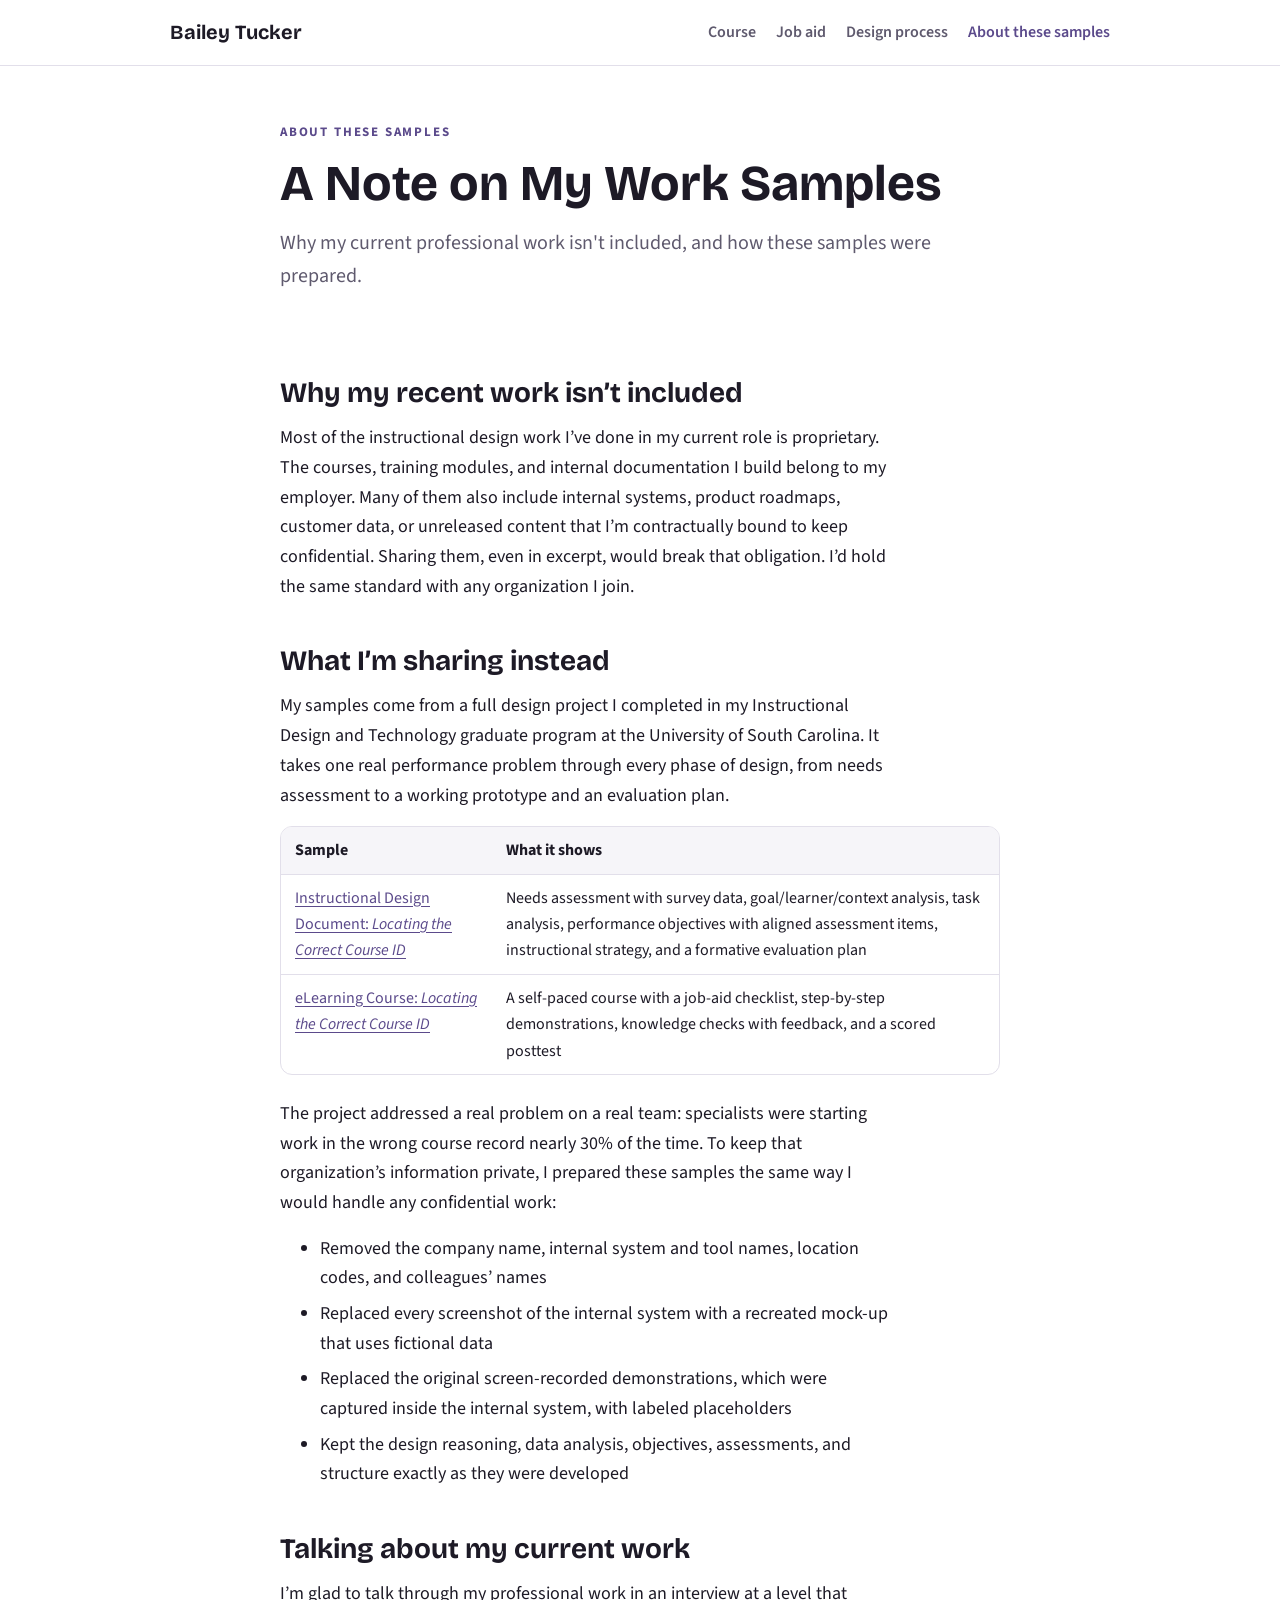
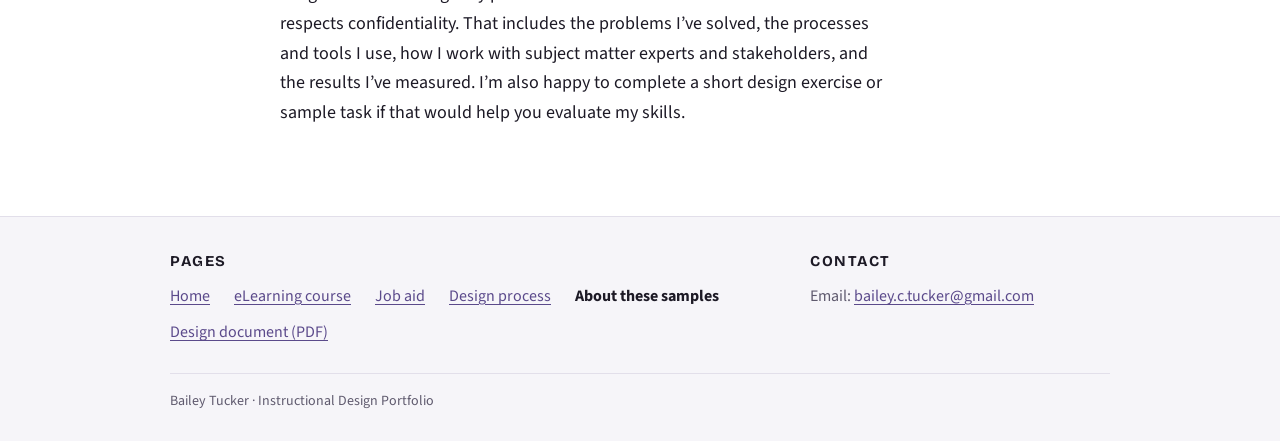
<file: work-samples-note.html>
<!doctype html>
<html lang="en">
<head>
<meta charset="utf-8">
<meta name="viewport" content="width=device-width, initial-scale=1, viewport-fit=cover">
<title>A Note on My Work Samples | Bailey Tucker</title>
<meta name="description" content="Why my current professional work isn't included, and how these samples were prepared.">
<link rel="preconnect" href="https://fonts.googleapis.com">
<link rel="preconnect" href="https://fonts.gstatic.com" crossorigin>
<link rel="stylesheet" href="https://fonts.googleapis.com/css2?family=Bricolage+Grotesque:opsz,wght@12..96,500;12..96,700&family=Source+Sans+3:ital,wght@0,400;0,600;0,700;1,400&display=swap">
<link rel="stylesheet" href="assets/site.css">
</head>
<body>
<a class="skip" href="#main">Skip to main content</a>
<header class="top"><div class="wrap"><a class="name" href="./">Bailey Tucker</a><nav aria-label="Site">
<a href="course/">Course</a>
<a href="job-aid.html">Job aid</a>
<a href="design-process.html">Design process</a>
<a href="work-samples-note.html" aria-current="page">About these samples</a>
</nav></div></header>
<main id="main" tabindex="-1">
<div class="wrap narrow page-head"><small>About these samples</small><h1>A Note on My Work Samples</h1><p>Why my current professional work isn't included, and how these samples were prepared.</p></div>
<article class="wrap narrow prose">
<h2>Why my recent work isn’t included</h2>
<p>Most of the instructional design work I’ve done in my current role is proprietary. The courses, training modules, and internal documentation I build belong to my employer. Many of them also include internal systems, product roadmaps, customer data, or unreleased content that I’m contractually bound to keep confidential. Sharing them, even in excerpt, would break that obligation. I’d hold the same standard with any organization I join.</p>
<h2>What I’m sharing instead</h2>
<p>My samples come from a full design project I completed in my Instructional Design and Technology graduate program at the University of South Carolina. It takes one real performance problem through every phase of design, from needs assessment to a working prototype and an evaluation plan.</p>
<div class="tw" tabindex="0" role="region" aria-label="Work samples and what each shows"><table><caption class="sr">Work samples and what each shows</caption>

<thead>
<tr class="header">
<th scope="col">Sample</th>
<th scope="col">What it shows</th>
</tr>
</thead>
<tbody>
<tr class="odd">
<td><a href="samples/Tucker_ID_Design_Document_Locating_Course_ID.pdf">Instructional Design Document: <em>Locating the Correct Course ID</em></a></td>
<td>Needs assessment with survey data, goal/learner/context analysis, task analysis, performance objectives with aligned assessment items, instructional strategy, and a formative evaluation plan</td>
</tr>
<tr class="even">
<td><a href="course/">eLearning Course: <em>Locating the Correct Course ID</em></a></td>
<td>A self-paced course with a job-aid checklist, step-by-step demonstrations, knowledge checks with feedback, and a scored posttest</td>
</tr>
</tbody>
</table></div>
<p>The project addressed a real problem on a real team: specialists were starting work in the wrong course record nearly 30% of the time. To keep that organization’s information private, I prepared these samples the same way I would handle any confidential work:</p>
<ul>
<li>Removed the company name, internal system and tool names, location codes, and colleagues’ names</li>
<li>Replaced every screenshot of the internal system with a recreated mock-up that uses fictional data</li>
<li>Replaced the original screen-recorded demonstrations, which were captured inside the internal system, with labeled placeholders</li>
<li>Kept the design reasoning, data analysis, objectives, assessments, and structure exactly as they were developed</li>
</ul>
<h2>Talking about my current work</h2>
<p>I’m glad to talk through my professional work in an interview at a level that respects confidentiality. That includes the problems I’ve solved, the processes and tools I use, how I work with subject matter experts and stakeholders, and the results I’ve measured. I’m also happy to complete a short design exercise or sample task if that would help you evaluate my skills.</p>
</article>
</main>
<footer class="site-foot"><div class="wrap foot-grid">
  <nav aria-labelledby="foot-pages"><h2 id="foot-pages" class="foot-h">Pages</h2><ul class="foot-list"><li><a href="./">Home</a></li><li><a href="course/">eLearning course</a></li><li><a href="job-aid.html">Job aid</a></li><li><a href="design-process.html">Design process</a></li><li><a href="work-samples-note.html" aria-current="page">About these samples</a></li><li><a href="samples/Tucker_ID_Design_Document_Locating_Course_ID.pdf">Design document (PDF)</a></li></ul></nav>
  <div><h2 class="foot-h">Contact</h2><p class="foot-contact">Email: <a href="mailto:bailey.c.tucker@gmail.com">bailey.c.tucker@gmail.com</a></p></div>
  <p class="foot-copy">Bailey Tucker · Instructional Design Portfolio</p>
</div></footer>
</body>
</html>
</file>
<file: assets/site.css>
/* Bailey Tucker portfolio: shared styles for the home page and write-up pages.
   The course in /course has its own self-contained styles that use the same palette and fonts. */
:root{
  --bg:#ffffff; --panel:#f6f5f9; --line:#e2dfea; --fg:#1d1a26; --muted:#5f5a6e;
  --accent:#5b4a8b; --accent-ink:#ffffff; --accent-soft:#ece8f5;
  --display:"Bricolage Grotesque", "Segoe UI", system-ui, sans-serif;
  --body:"Source Sans 3", "Segoe UI", system-ui, sans-serif;
  color-scheme:light;
}
@media (prefers-color-scheme: dark){:root{
  --bg:#16141c; --panel:#1f1c27; --line:#33303f; --fg:#ece9f3; --muted:#a8a2b8;
  --accent:#a998dc; --accent-ink:#16141c; --accent-soft:#2b2640; color-scheme:dark}}
*{box-sizing:border-box}
html{padding-top:env(safe-area-inset-top,0px);padding-bottom:env(safe-area-inset-bottom,0px)}
body{margin:0;background:var(--bg);color:var(--fg);font:400 18px/1.65 var(--body);-webkit-font-smoothing:antialiased}
img{max-width:100%}
a{color:var(--accent);text-underline-offset:3px}
:focus-visible{outline:3px solid var(--accent);outline-offset:2px;border-radius:4px}
.feature :focus-visible{outline-color:var(--accent-ink)}
.sr{position:absolute!important;width:1px;height:1px;padding:0;margin:-1px;overflow:hidden;clip:rect(0,0,0,0);white-space:nowrap;border:0}
.skip{position:absolute;left:12px;top:-100px;z-index:50;background:var(--accent);color:var(--accent-ink);padding:10px 16px;border-radius:8px;font-weight:700;text-decoration:none}
.skip:focus{top:calc(12px + env(safe-area-inset-top,0px))}
main:focus{outline:none}
.prose .tw:focus-visible{outline-offset:2px}
h1,h2,h3{font-family:var(--display);line-height:1.15;text-wrap:balance;margin:0}
.wrap{max-width:980px;margin:0 auto;padding-left:max(20px,env(safe-area-inset-left,0px));padding-right:max(20px,env(safe-area-inset-right,0px))}
.narrow{max-width:760px}

/* top bar */
.top{border-bottom:1px solid var(--line)}
.top .wrap{display:flex;justify-content:space-between;align-items:center;gap:16px;padding-block:16px;flex-wrap:wrap}
.top .name{font-family:var(--display);font-weight:700;font-size:20px;color:var(--fg);text-decoration:none}
.top nav{display:flex;gap:20px;flex-wrap:wrap;font-size:16px;font-weight:600}
.top nav a{color:var(--muted);text-decoration:none}
.top nav a:hover,.top nav a[aria-current="page"]{color:var(--accent)}

/* home */
.hero{padding-block:72px 56px}
.hero small{display:block;font-size:13px;letter-spacing:.14em;text-transform:uppercase;font-weight:700;color:var(--accent);margin-bottom:14px}
.hero h1{font-size:clamp(38px,6vw,64px);font-weight:700;max-width:14ch}
.hero p{font-size:21px;color:var(--muted);max-width:56ch;margin:18px 0 0}
.feature{background:var(--accent);color:var(--accent-ink);border-radius:18px;padding:36px;display:grid;grid-template-columns:minmax(0,1.1fr) minmax(0,1fr);gap:32px;align-items:center}
.feature small{font-size:13px;letter-spacing:.14em;text-transform:uppercase;font-weight:700;opacity:.85}
.feature h2{font-size:clamp(28px,3.4vw,38px);margin:10px 0 12px}
.feature p{margin:0 0 22px;opacity:.92}
.feature .shot{background:#fff;border-radius:12px;padding:8px;box-shadow:0 10px 30px rgba(0,0,0,.18)}
.feature .shot img{display:block;width:100%;height:auto;border-radius:6px}
.btn{display:inline-block;background:var(--accent-ink);color:var(--accent);font-weight:700;border-radius:999px;padding:12px 26px;text-decoration:none}
.section{padding-block:56px}
.section > h2{font-size:28px;margin-bottom:22px}
.grid{display:grid;grid-template-columns:repeat(2,minmax(0,1fr));gap:18px}
.item{border:1px solid var(--line);border-radius:14px;padding:22px;display:grid;gap:8px;align-content:start;text-decoration:none;color:var(--fg);background:var(--bg)}
.item:hover{border-color:var(--accent)}
.item .kind{font-size:12px;letter-spacing:.12em;text-transform:uppercase;font-weight:700;color:var(--accent)}
.item h3{font-size:20px}
.item p{margin:0;color:var(--muted);font-size:16px}
.phases{list-style:none;margin:0;padding:0;display:grid;grid-template-columns:repeat(5,minmax(0,1fr));gap:12px}
.phases li{border-top:3px solid var(--accent);padding-top:12px;display:grid;gap:4px}
.phases b{font-family:var(--display);font-size:19px}
.phases span{color:var(--muted);font-size:15px;line-height:1.45}
/* site footer: same order on every page (pages, then contact) for WCAG 3.2.6 consistent help */
.site-foot{border-top:1px solid var(--line);background:var(--panel);color:var(--muted);font-size:16px}
.foot-grid{display:grid;grid-template-columns:minmax(0,2fr) minmax(0,1fr);gap:24px 40px;padding-block:36px 28px}
.foot-h{font-family:var(--display);font-size:15px;letter-spacing:.1em;text-transform:uppercase;color:var(--fg);margin:0 0 10px}
.foot-list{list-style:none;margin:0;padding:0;display:flex;flex-wrap:wrap;gap:4px 24px}
.foot-list a,.foot-contact a{display:inline-block;padding-block:3px;min-height:24px;color:var(--accent)}
.foot-list a[aria-current="page"]{color:var(--fg);font-weight:700;text-decoration:none}
.foot-contact{margin:0;overflow-wrap:anywhere}
.foot-copy{grid-column:1/-1;margin:0;border-top:1px solid var(--line);padding-top:16px;font-size:14px}
@media (max-width:820px){.foot-grid{grid-template-columns:minmax(0,1fr)}}

/* write-up pages */
.page-head{padding-block:56px 20px}
.page-head small{display:block;font-size:13px;letter-spacing:.14em;text-transform:uppercase;font-weight:700;color:var(--accent);margin-bottom:12px}
.page-head h1{font-size:clamp(34px,5vw,50px)}
.page-head p{color:var(--muted);font-size:20px;margin:14px 0 0}
.prose{padding-block:20px 72px}
.prose > *{max-width:68ch}
.prose h2{font-size:28px;margin:44px 0 14px}
.prose p,.prose ul,.prose ol{margin:0 0 16px}
.prose li{margin-bottom:6px}
.prose .tw{max-width:none;overflow-x:auto;margin:8px 0 24px;border:1px solid var(--line);border-radius:12px}
.prose table{border-collapse:collapse;width:100%;font-size:16px}
.prose th{background:var(--panel);text-align:left;padding:10px 14px;white-space:nowrap}
.prose tbody th{background:transparent;white-space:normal;vertical-align:top;border-top:1px solid var(--line);font-weight:700}
.prose td{padding:10px 14px;border-top:1px solid var(--line);vertical-align:top}

@media (max-width:820px){
  .feature{grid-template-columns:minmax(0,1fr);padding:26px}
  .grid{grid-template-columns:minmax(0,1fr)}
  .phases{grid-template-columns:minmax(0,1fr) minmax(0,1fr)}
  .hero{padding-block:48px 36px}
  body{font-size:17px}
}

/* Windows Contrast themes (forced colors): background fills are dropped, so give filled controls a visible edge.
   No effect for anyone not using a Contrast theme. */
@media (forced-colors: active){
  .btn,.skip{border:2px solid ButtonText}
  .feature{border:2px solid CanvasText}
}
</file>
